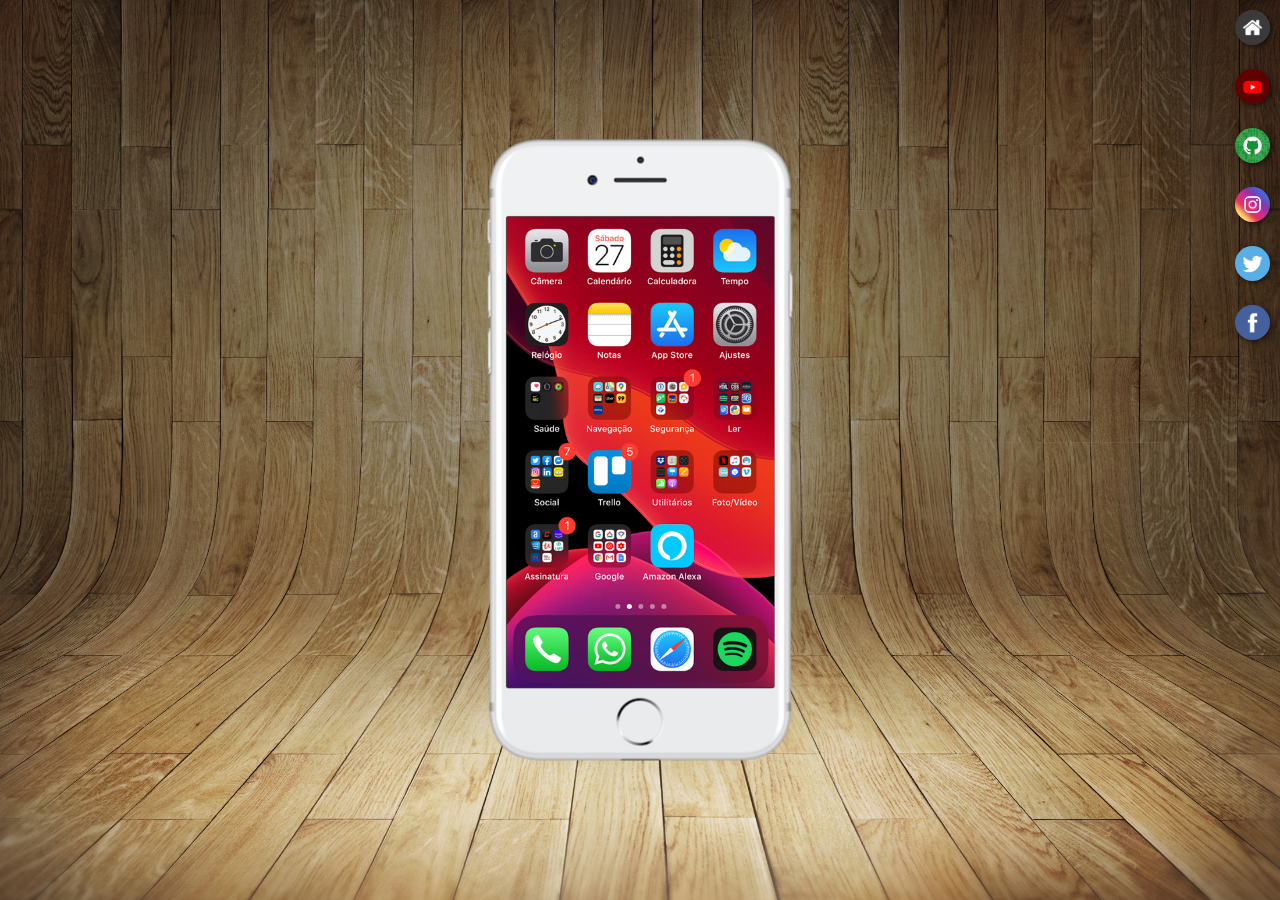
<file: index.html>
<!DOCTYPE html>
<html lang="pt-br">
<head>
    <meta charset="UTF-8">
    <meta http-equiv="X-UA-Compatible" content="IE=edge">
    <meta name="viewport" content="width=device-width, initial-scale=1.0">
    <link rel="shortcut icon" href="favicon.ico" type="image/x-icon">
    <title>Projeto redes sociais</title>
    <link rel="stylesheet" href="estilos/style.css">
</head>
<body>
    <main>
        <section id="telefone">
<iframe src="home.html" name="tela" id="tela" frameborder="0">
    Seu navegador não é compatível com esta tecnologia.
</iframe>
        </section>
        <section id="redes-sociais">
<a href="home.html" target="tela"><img src="imagens/logo-home.jpg" alt="home"></a><br>
<a href="youtube.html" target="tela"><img src="imagens/logo-youtube.jpg" alt="youtube"></a><br>
<a href="github.html" target="tela"><img src="imagens/logo-github.jpg" alt="github"></a><br>
<a href="instagram.html" target="tela"><img src="imagens/logo-instagram.jpg" alt="instagram"><a><br>
<a href="twitter.html" target="tela"><img src="imagens/logo-twitter.jpg" alt="twitter"></a><br>
<a href="facebook.html" target="tela"><img src="imagens/logo-facebook.jpg" alt="facebook"></a><br>

        </section>
    </main>
</body>
</html>
</file>
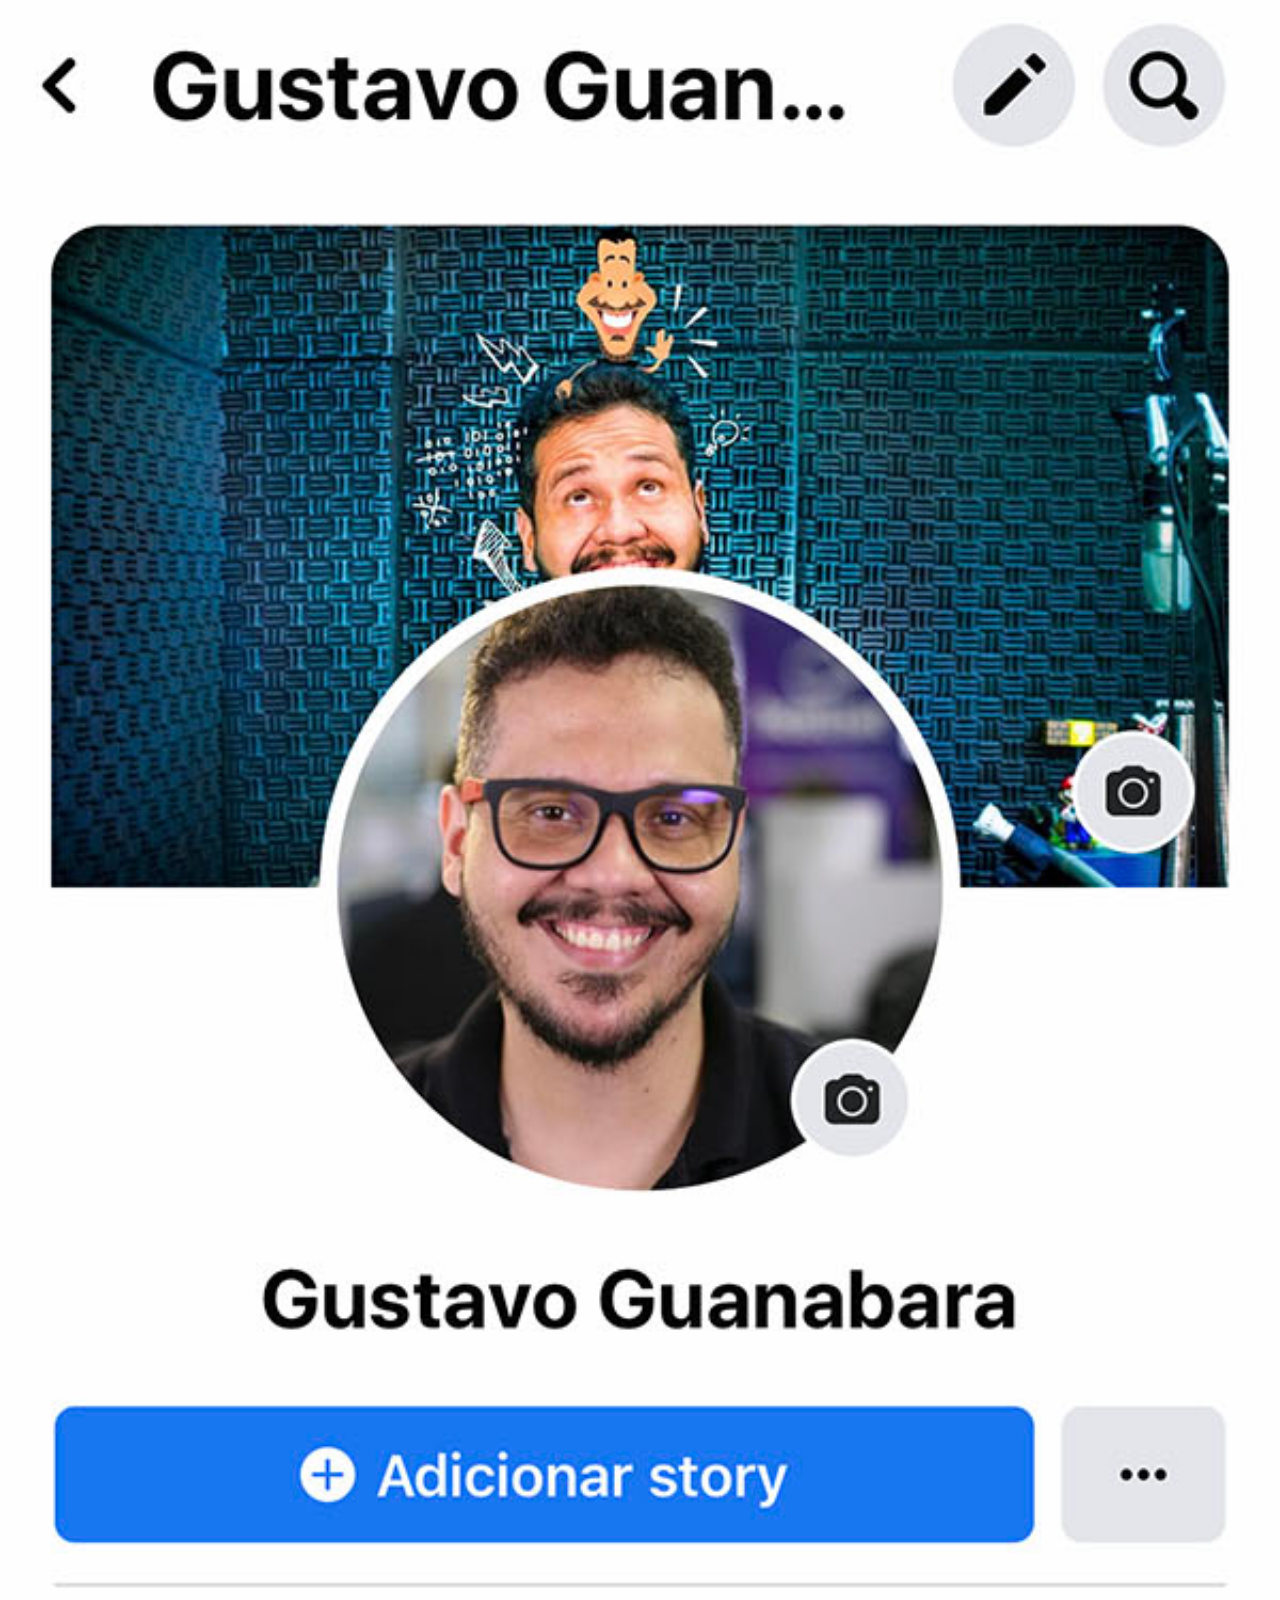
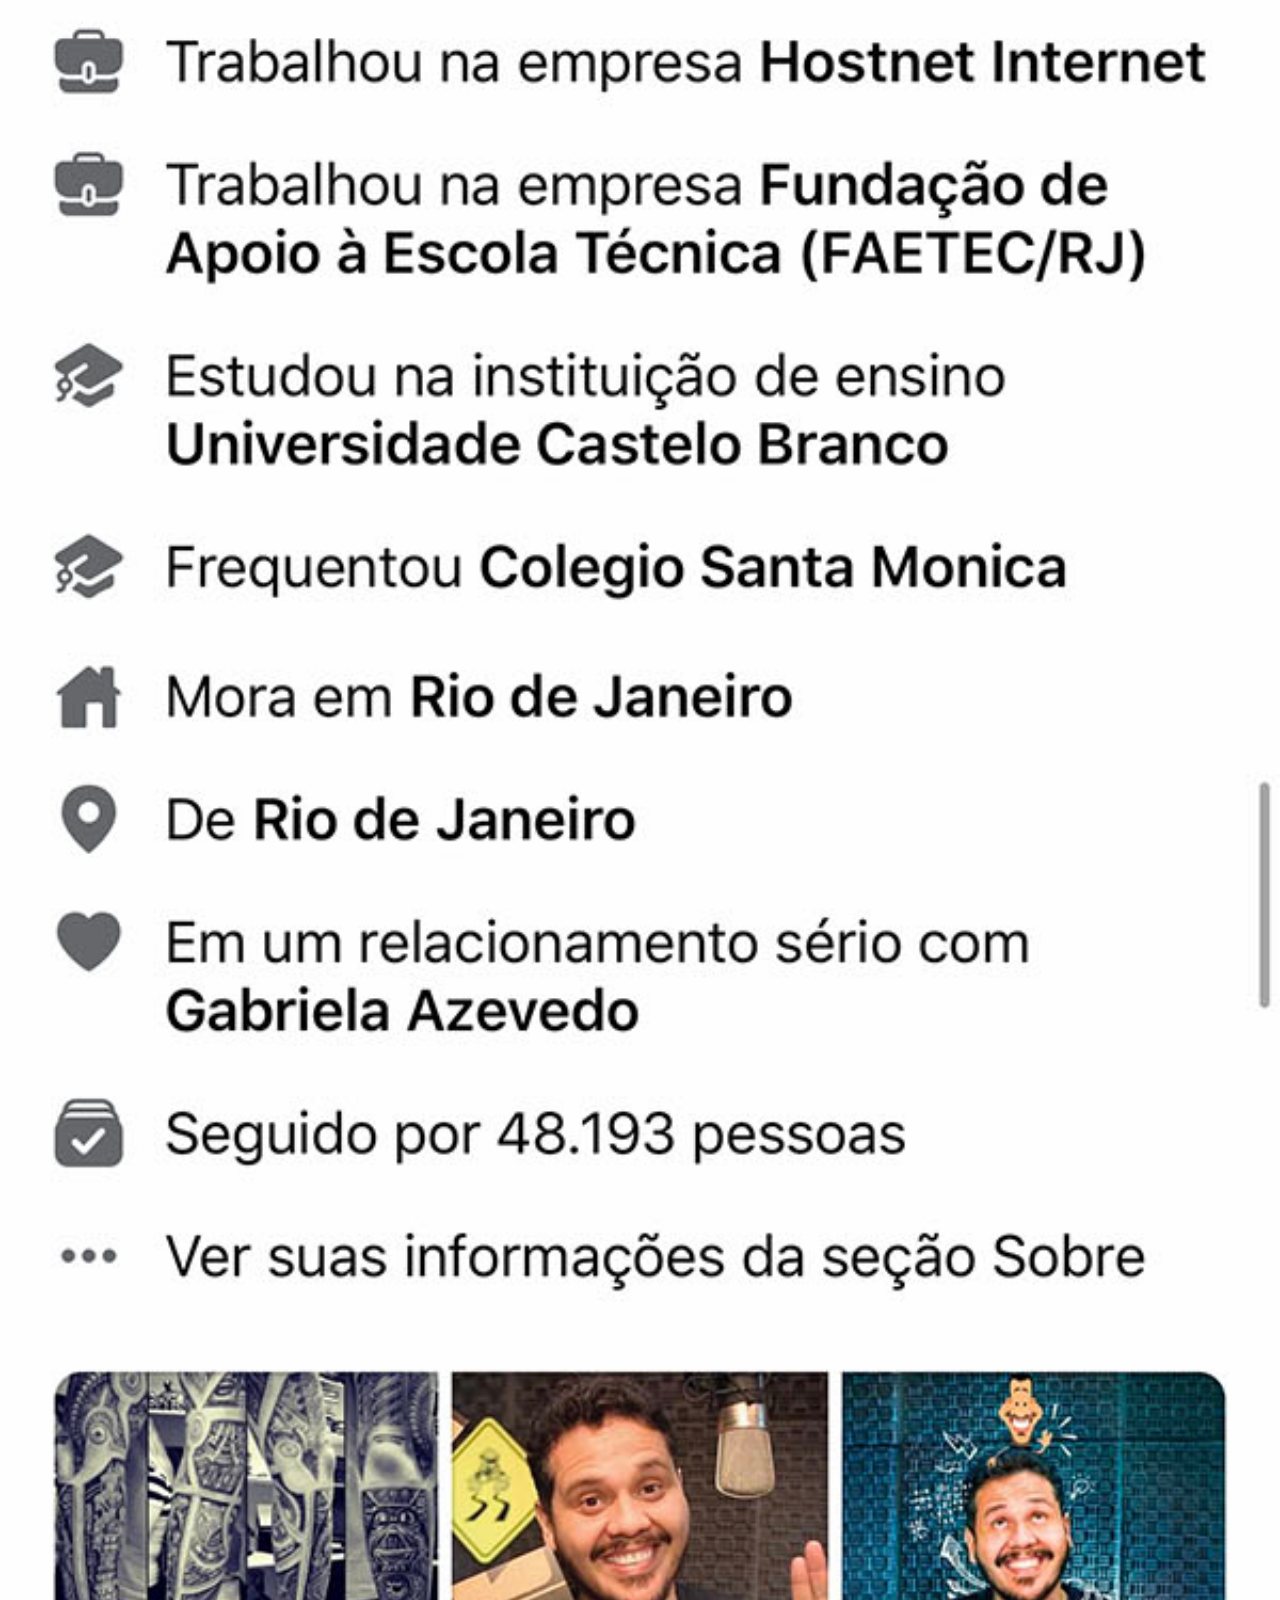
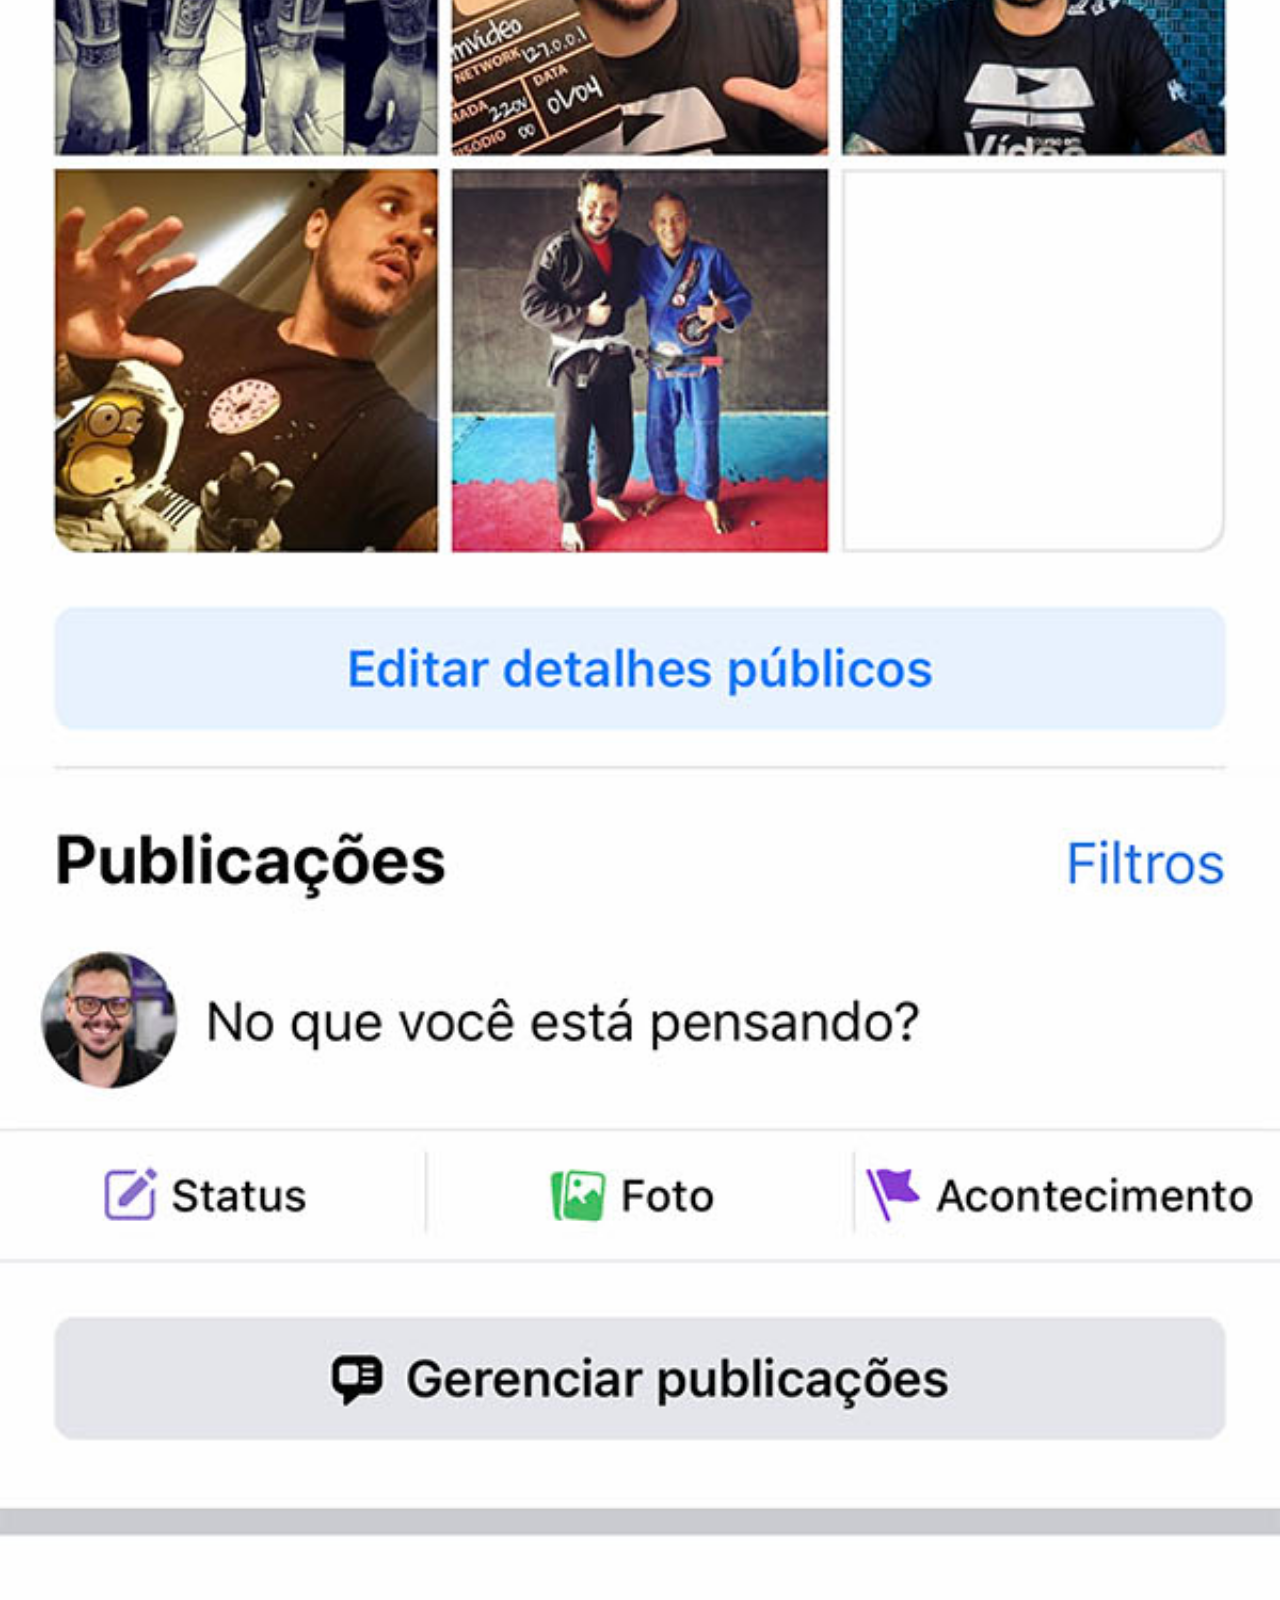
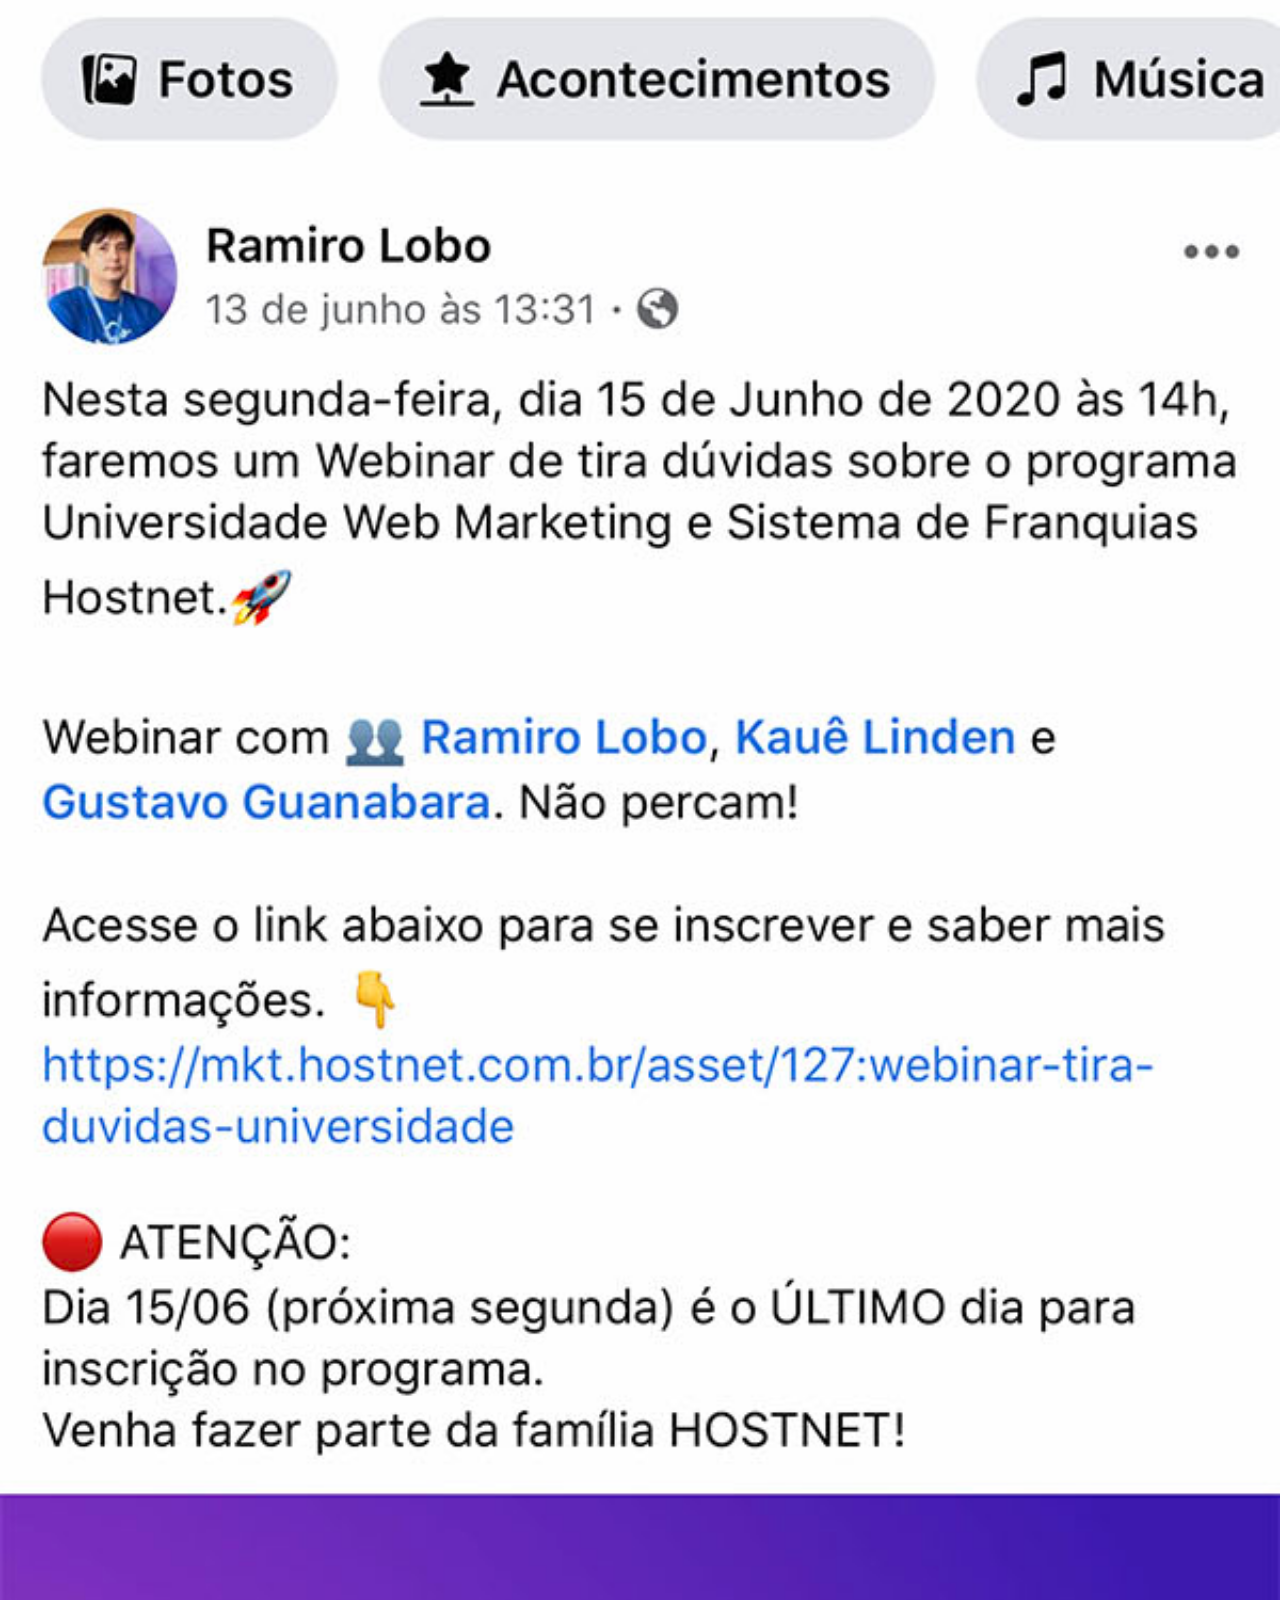
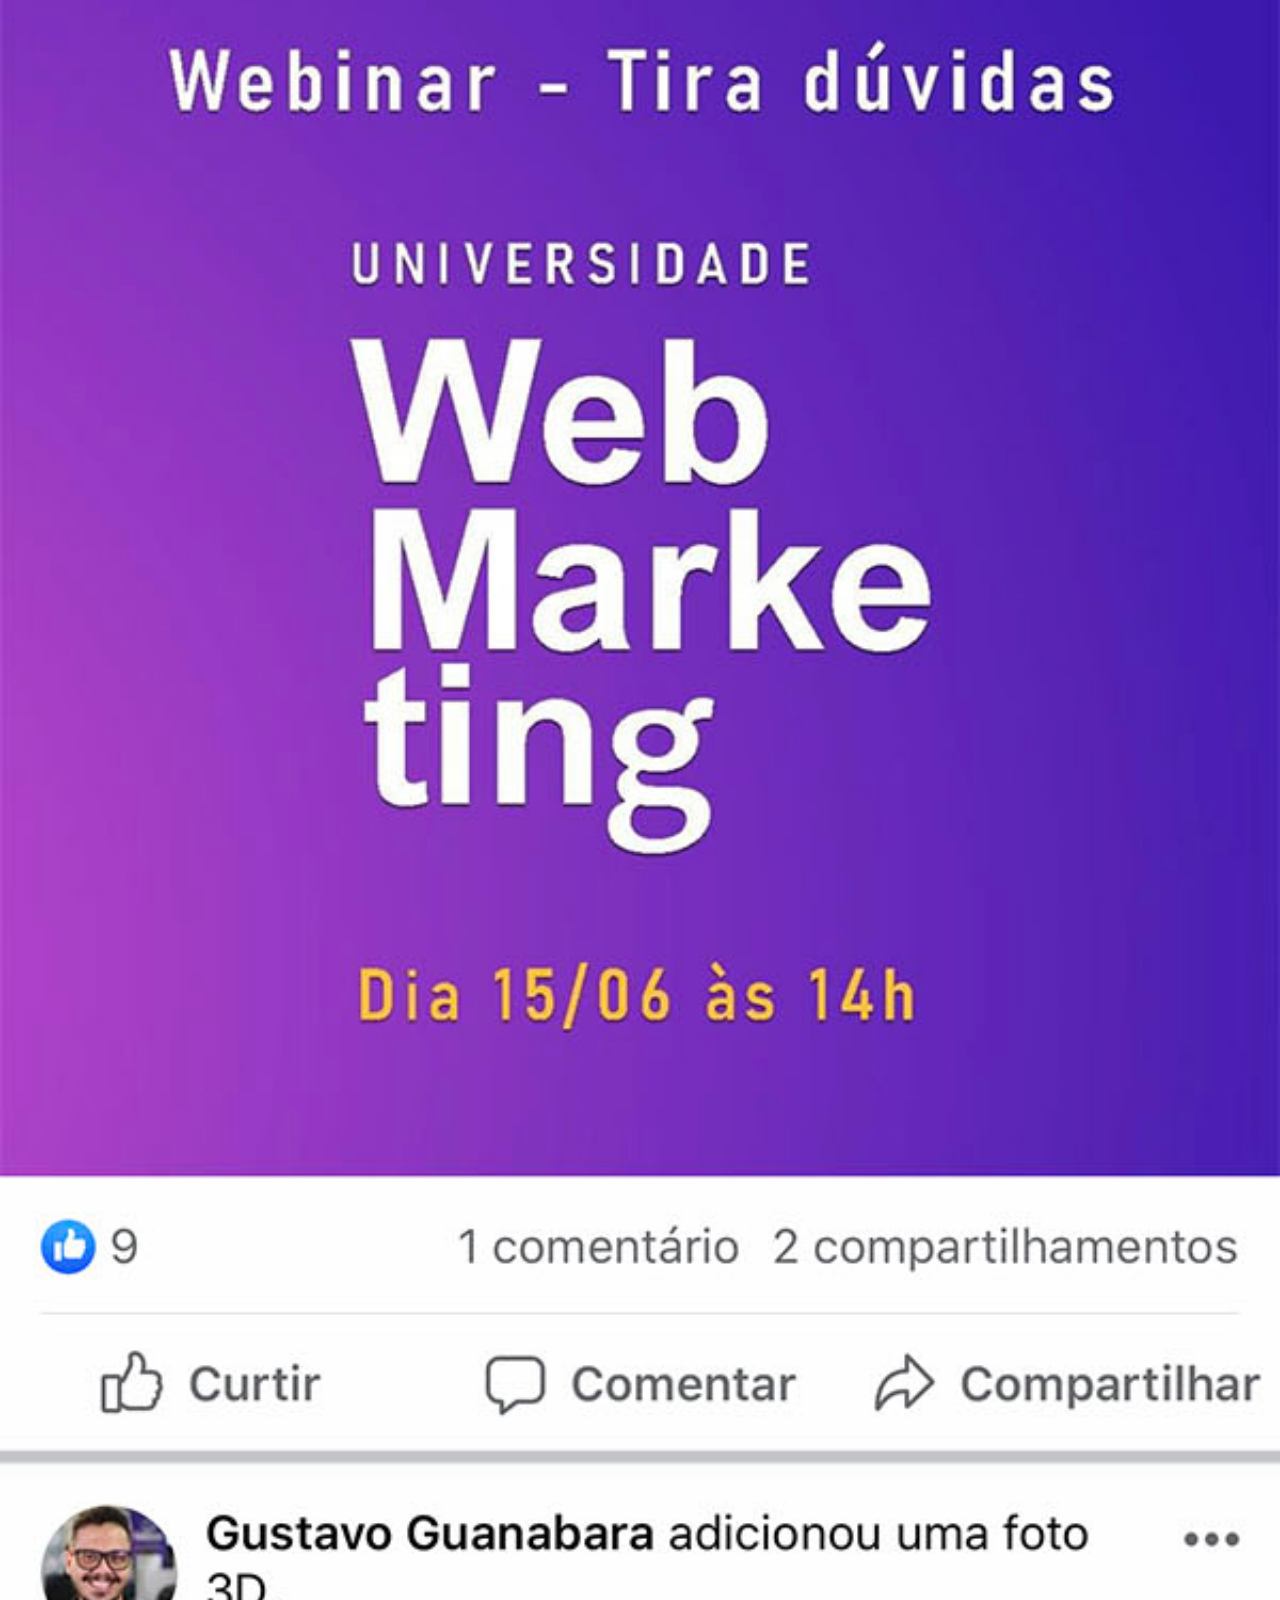
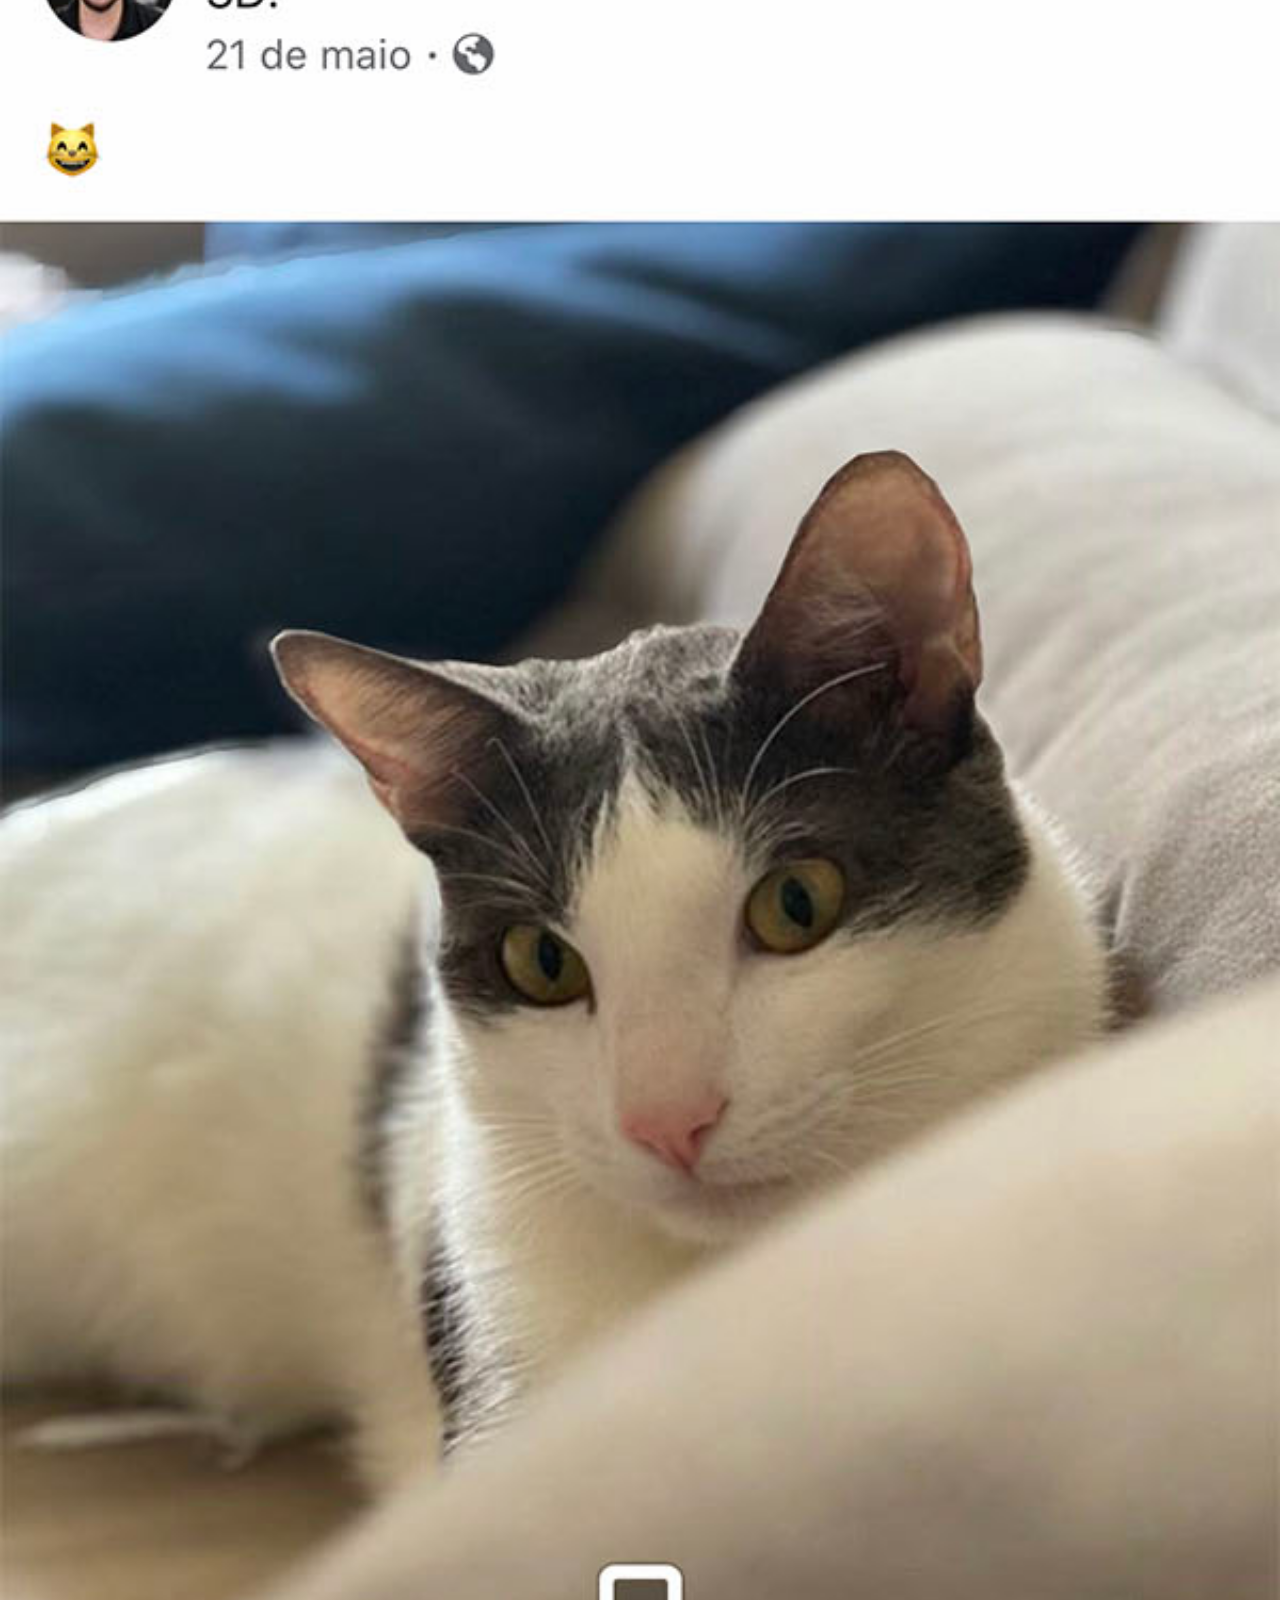
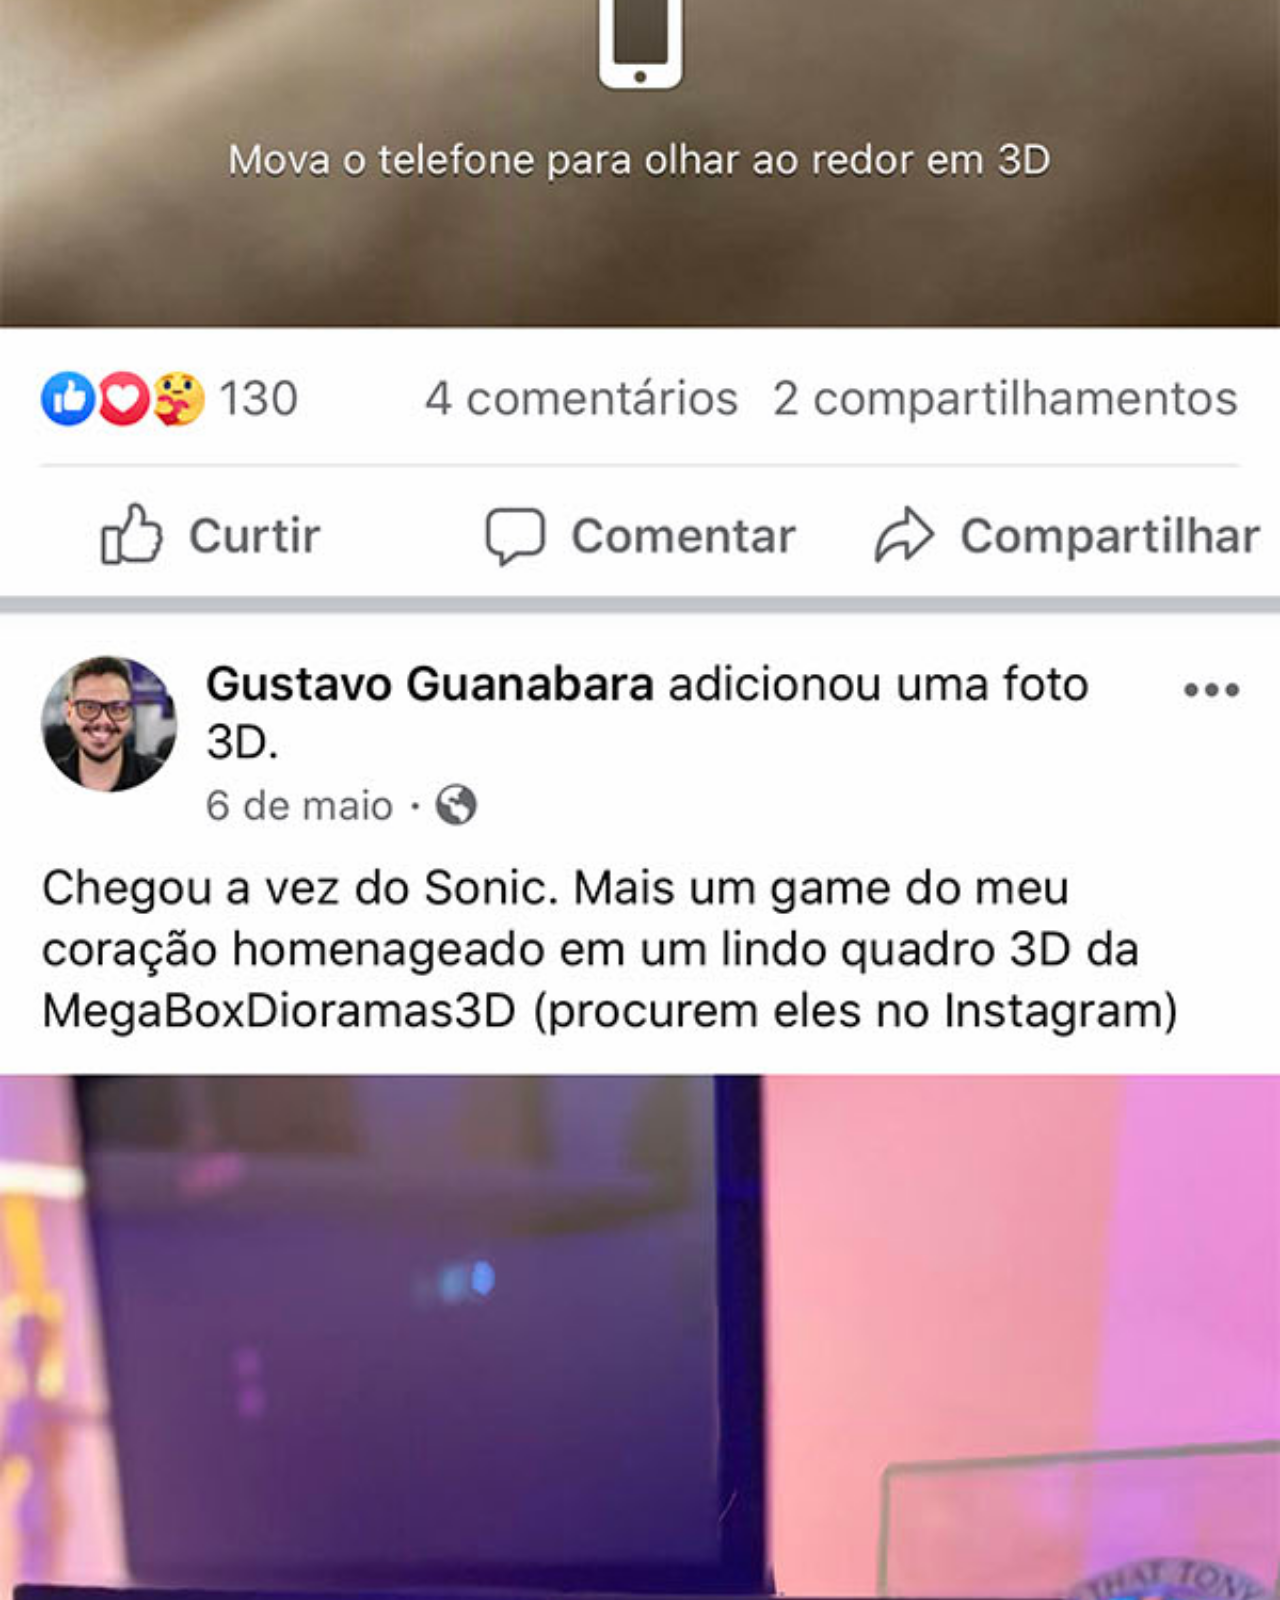
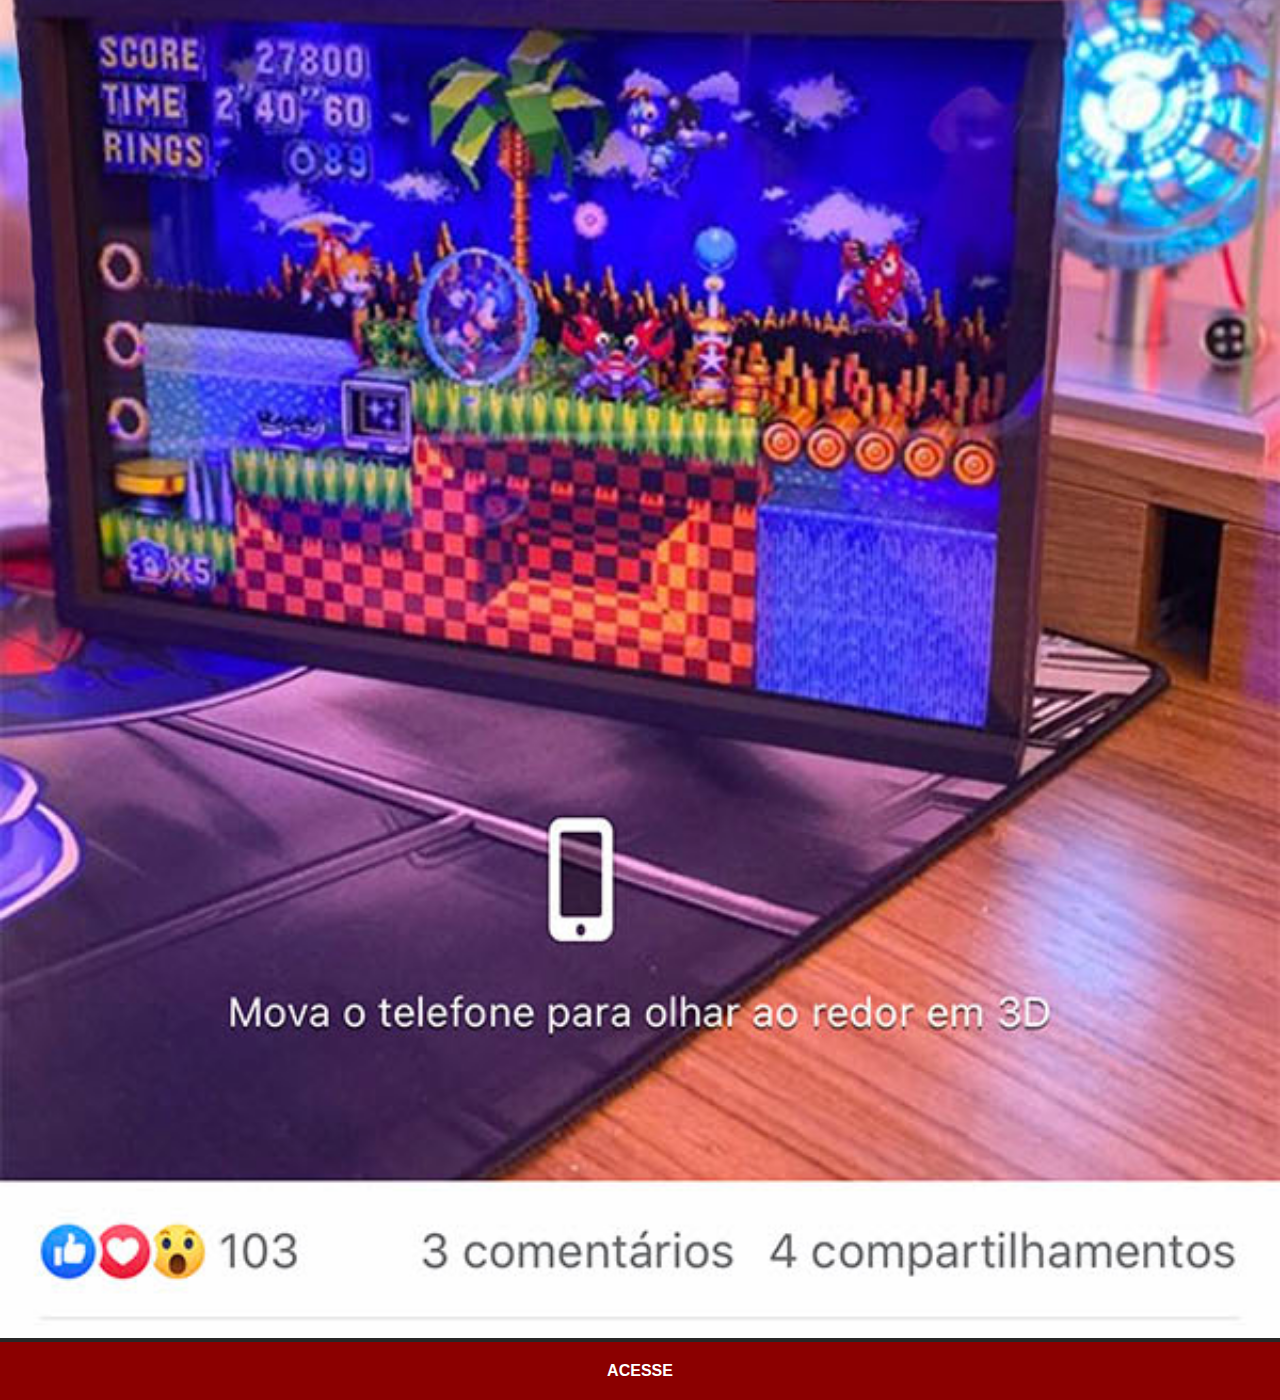
<file: facebook.html>
<!DOCTYPE html>
<html lang="pt-br">
<head>
    <meta charset="UTF-8">
    <meta http-equiv="X-UA-Compatible" content="IE=edge">
    <meta name="viewport" content="width=device-width, initial-scale=1.0">
    <title>Facebook</title>
    <link rel="stylesheet" href="estilos/social.css">
</head>
<body>
    <img src="imagens/tela-facebook.jpg" alt="facebook">
    <a href="https://www.facebook.com/gustavoguanabara" target="_blank">ACESSE</a>
</body>
</html>
</file>
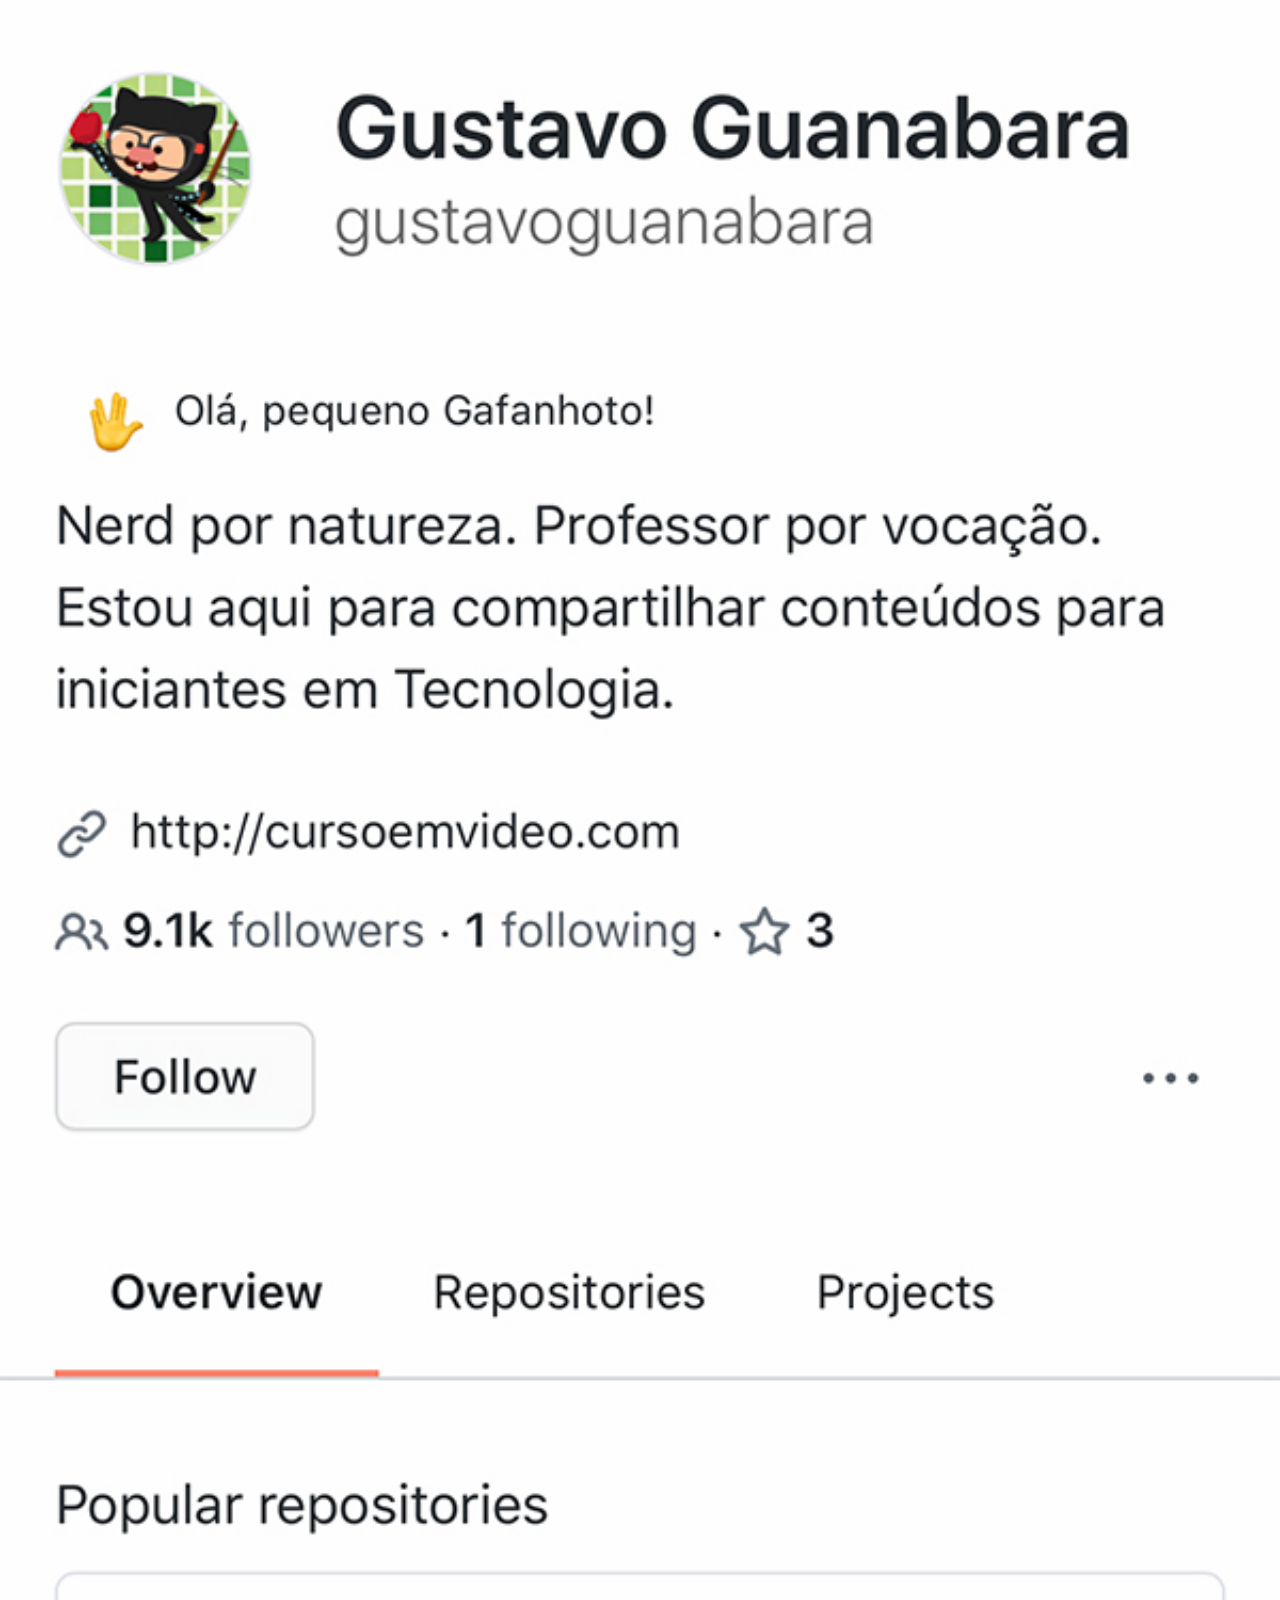
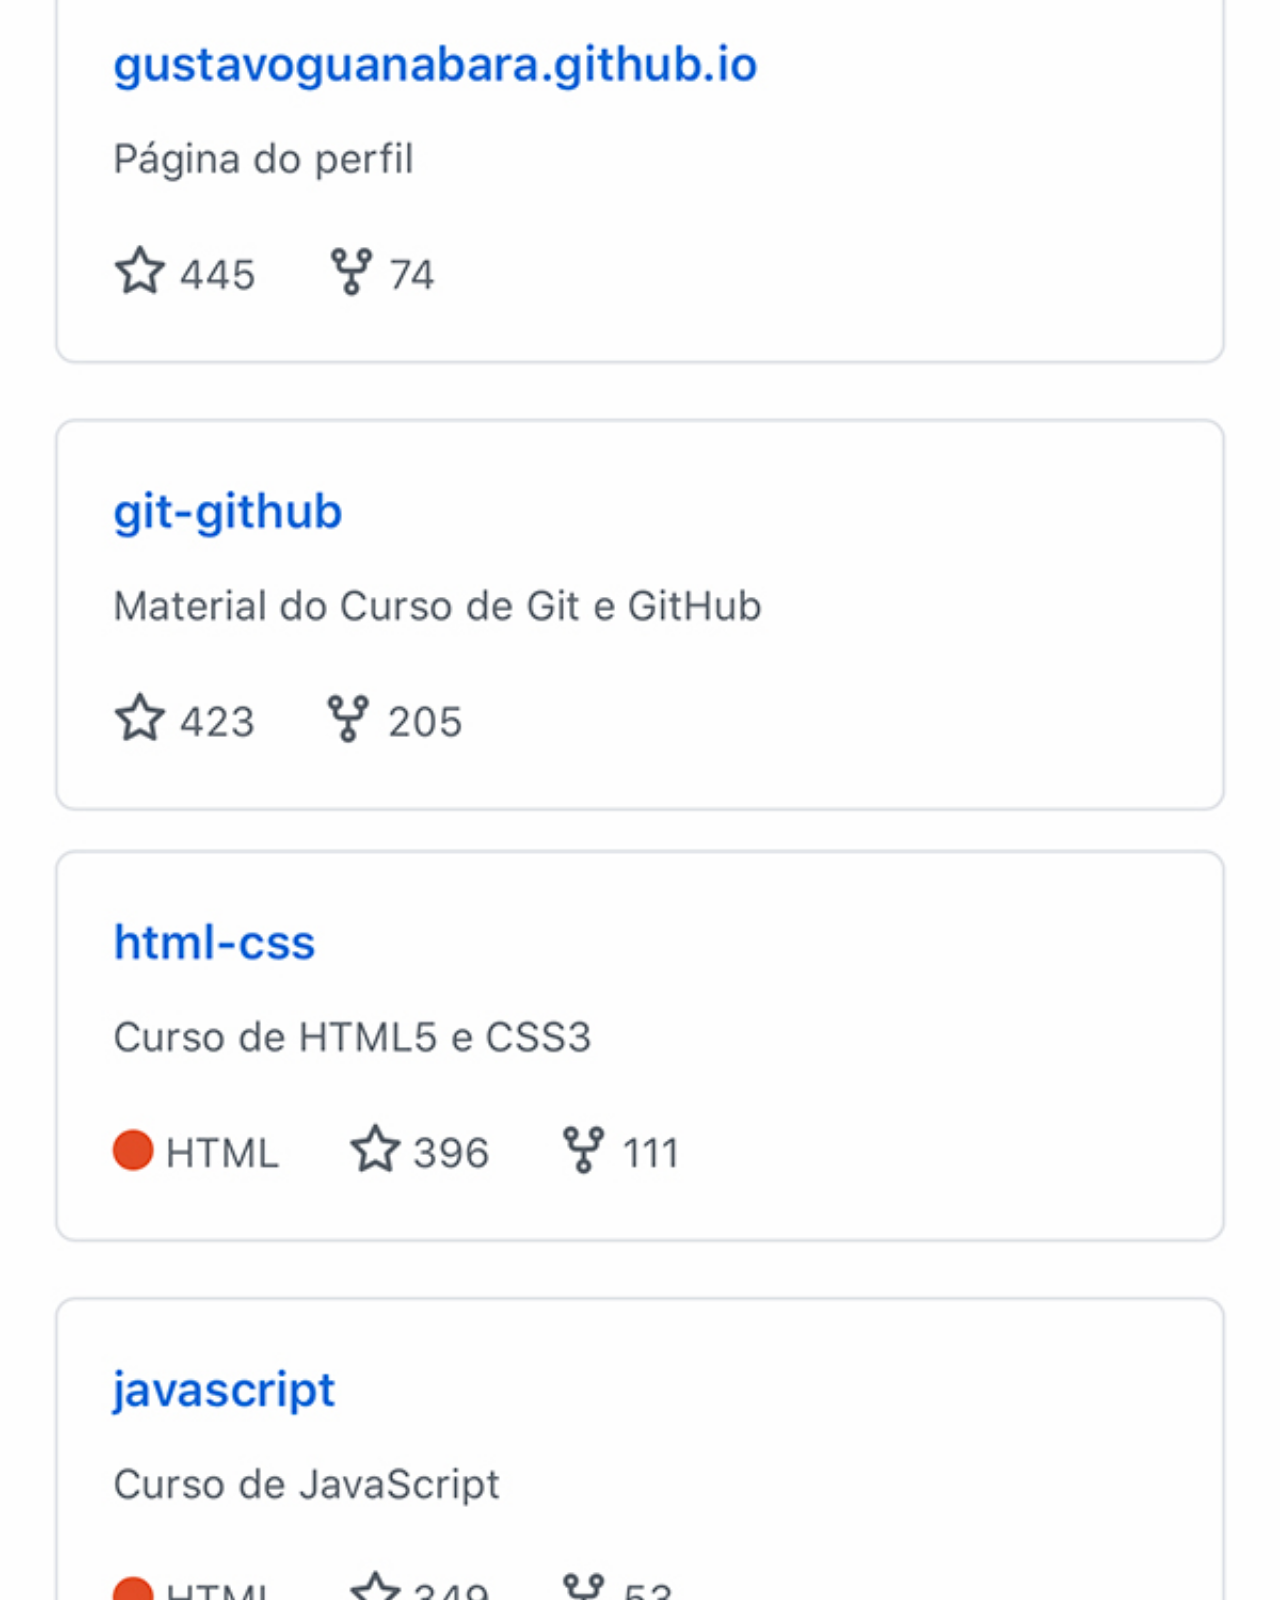
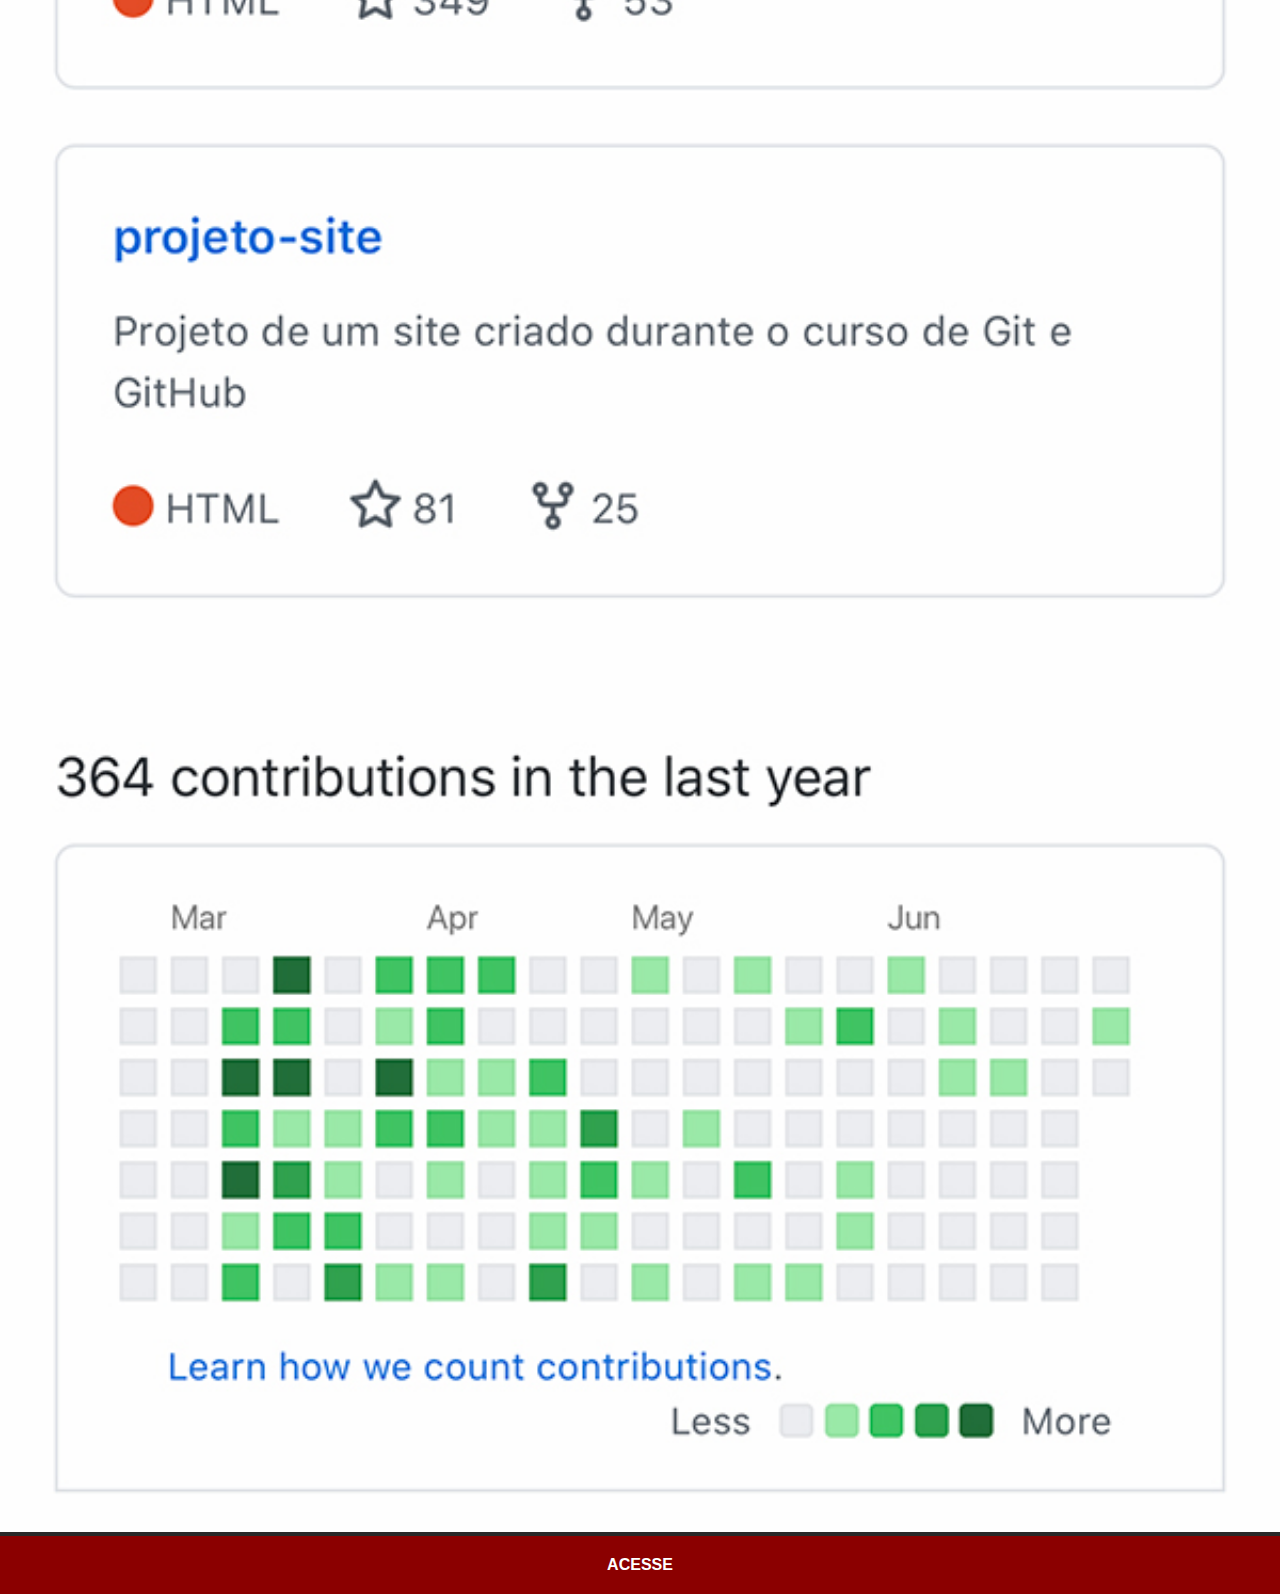
<file: github.html>
<!DOCTYPE html>
<html lang="pt-br">
<head>
    <meta charset="UTF-8">
    <meta http-equiv="X-UA-Compatible" content="IE=edge">
    <meta name="viewport" content="width=device-width, initial-scale=1.0">
    <link rel="stylesheet" href="estilos/social.css">
    <title>GitHub</title>
</head>
<body>
    <img src="imagens/tela-github.jpg" alt="github">
    <a href="https://github.com/gustavoguanabara" target="_blank">ACESSE</a>
</body>
</html>
</file>
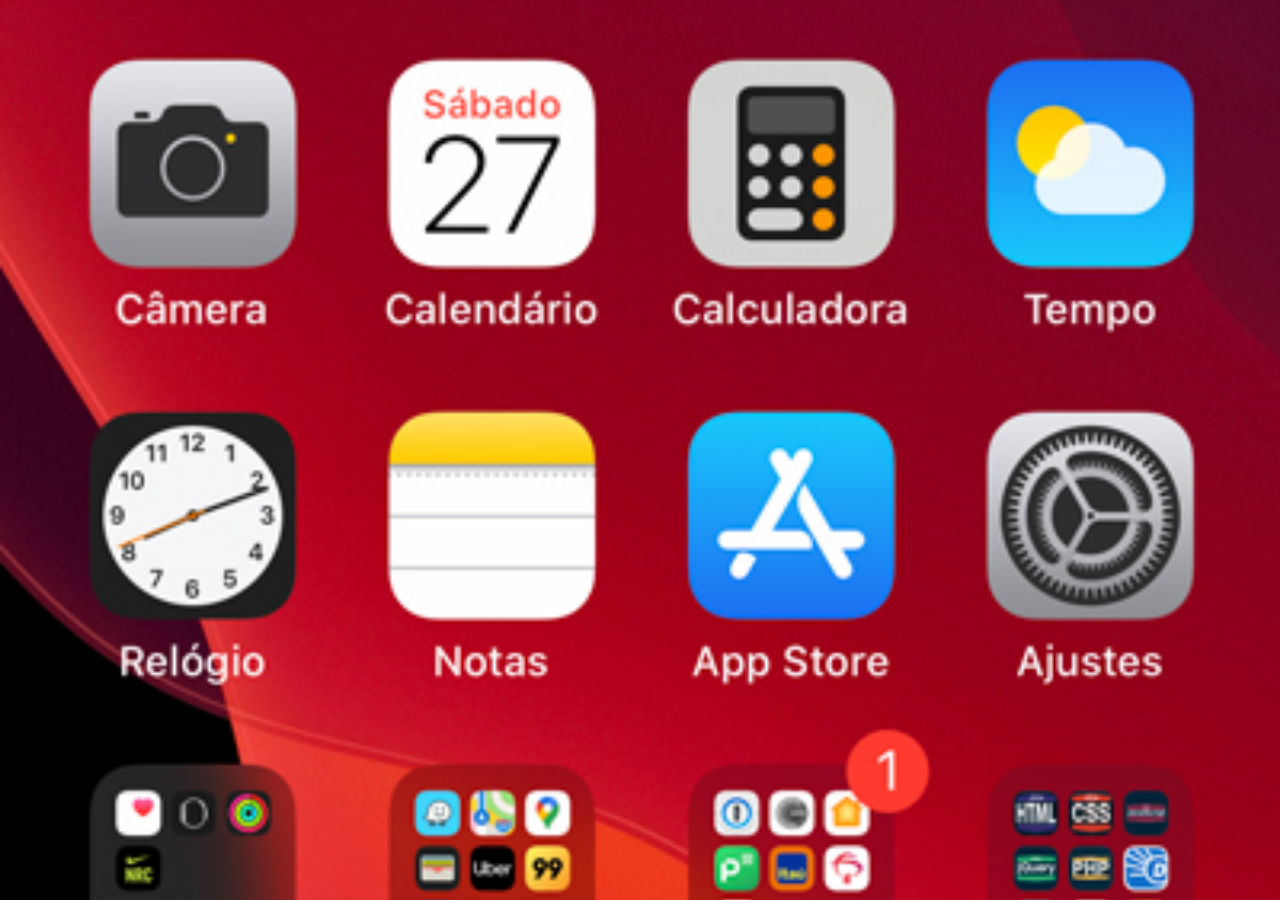
<file: home.html>
<!DOCTYPE html>
<html lang="pt-br">
<head>
    <meta charset="UTF-8">
    <meta http-equiv="X-UA-Compatible" content="IE=edge">
    <meta name="viewport" content="width=device-width, initial-scale=1.0">
    <title>Home</title>
</head>
<style>
    * {
        margin: 0px;
       padding: 0px;

     }

    body {
        width: 100vw;
        height: 100vh;
        background: black url('imagens/tela-home.jpg') no-repeat top center;
        background-size: cover;
    }
</style>
<body>
    
</body>
</html>
</file>
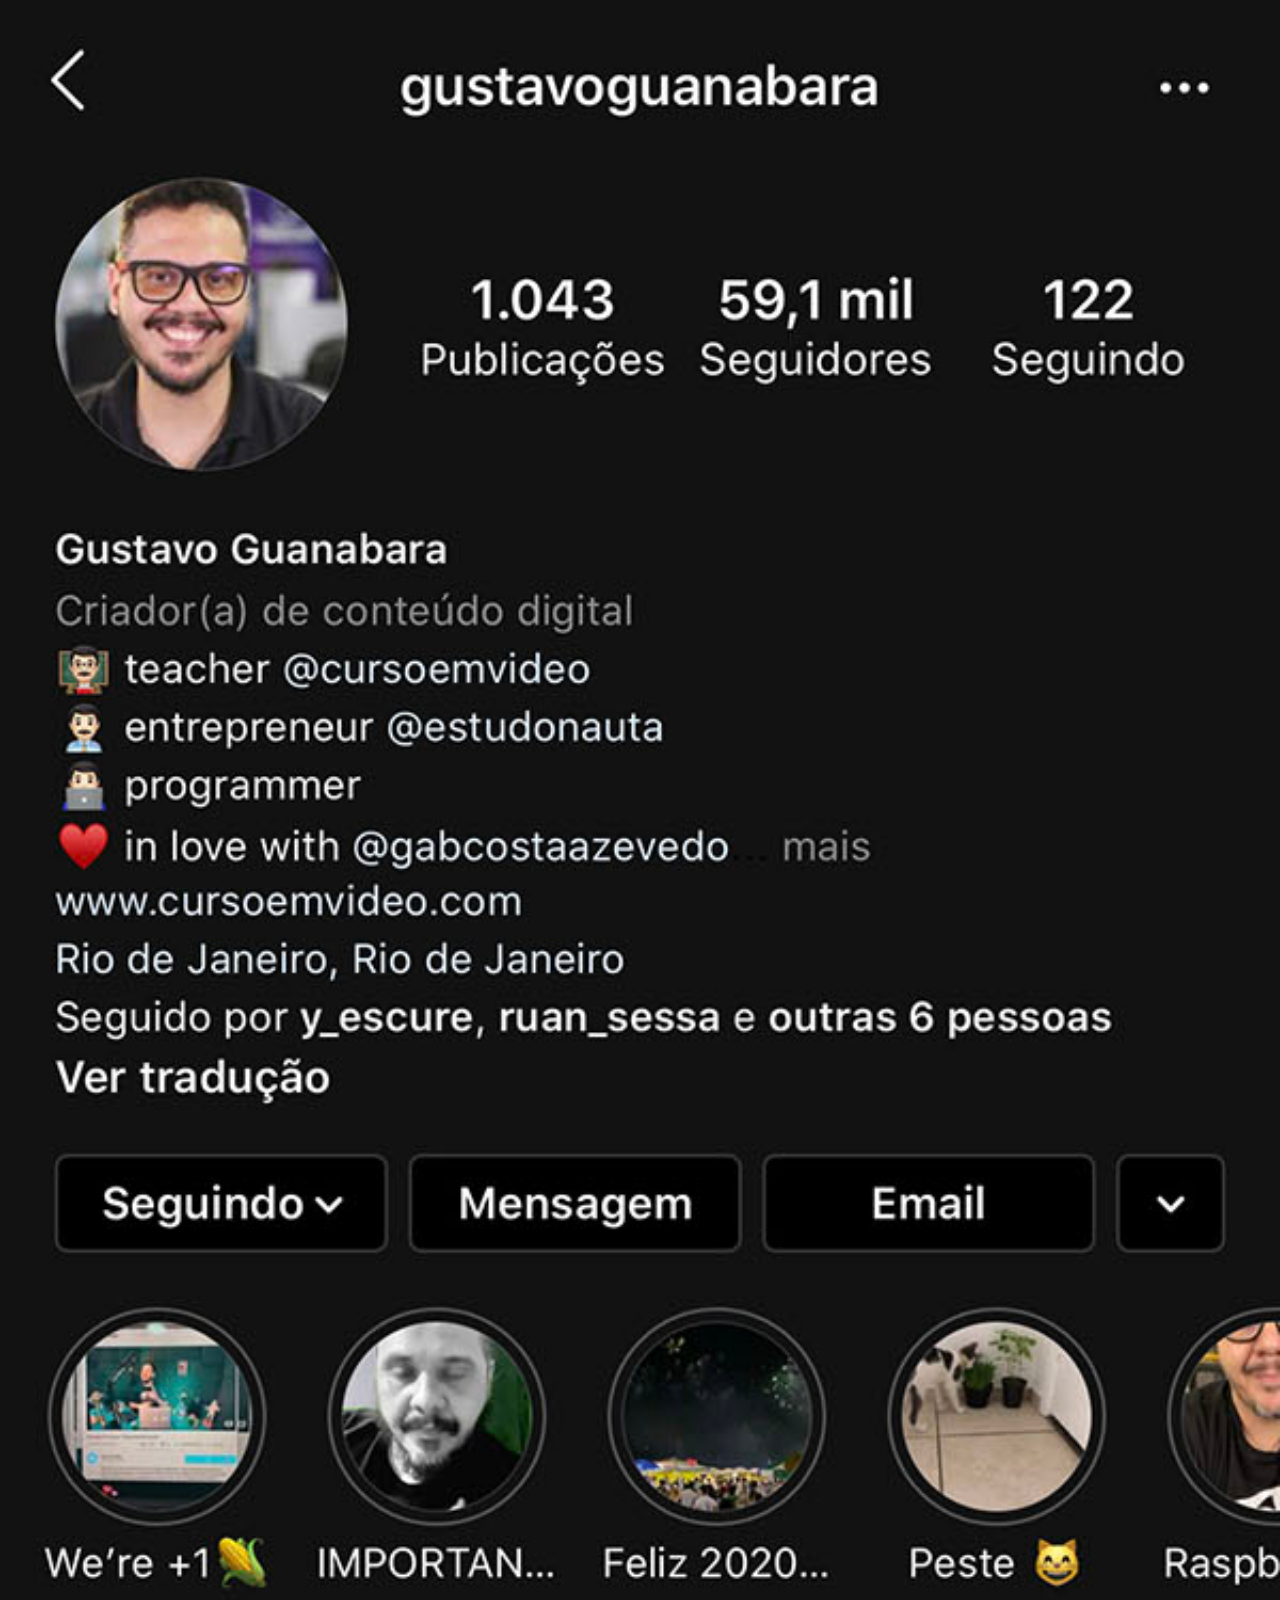
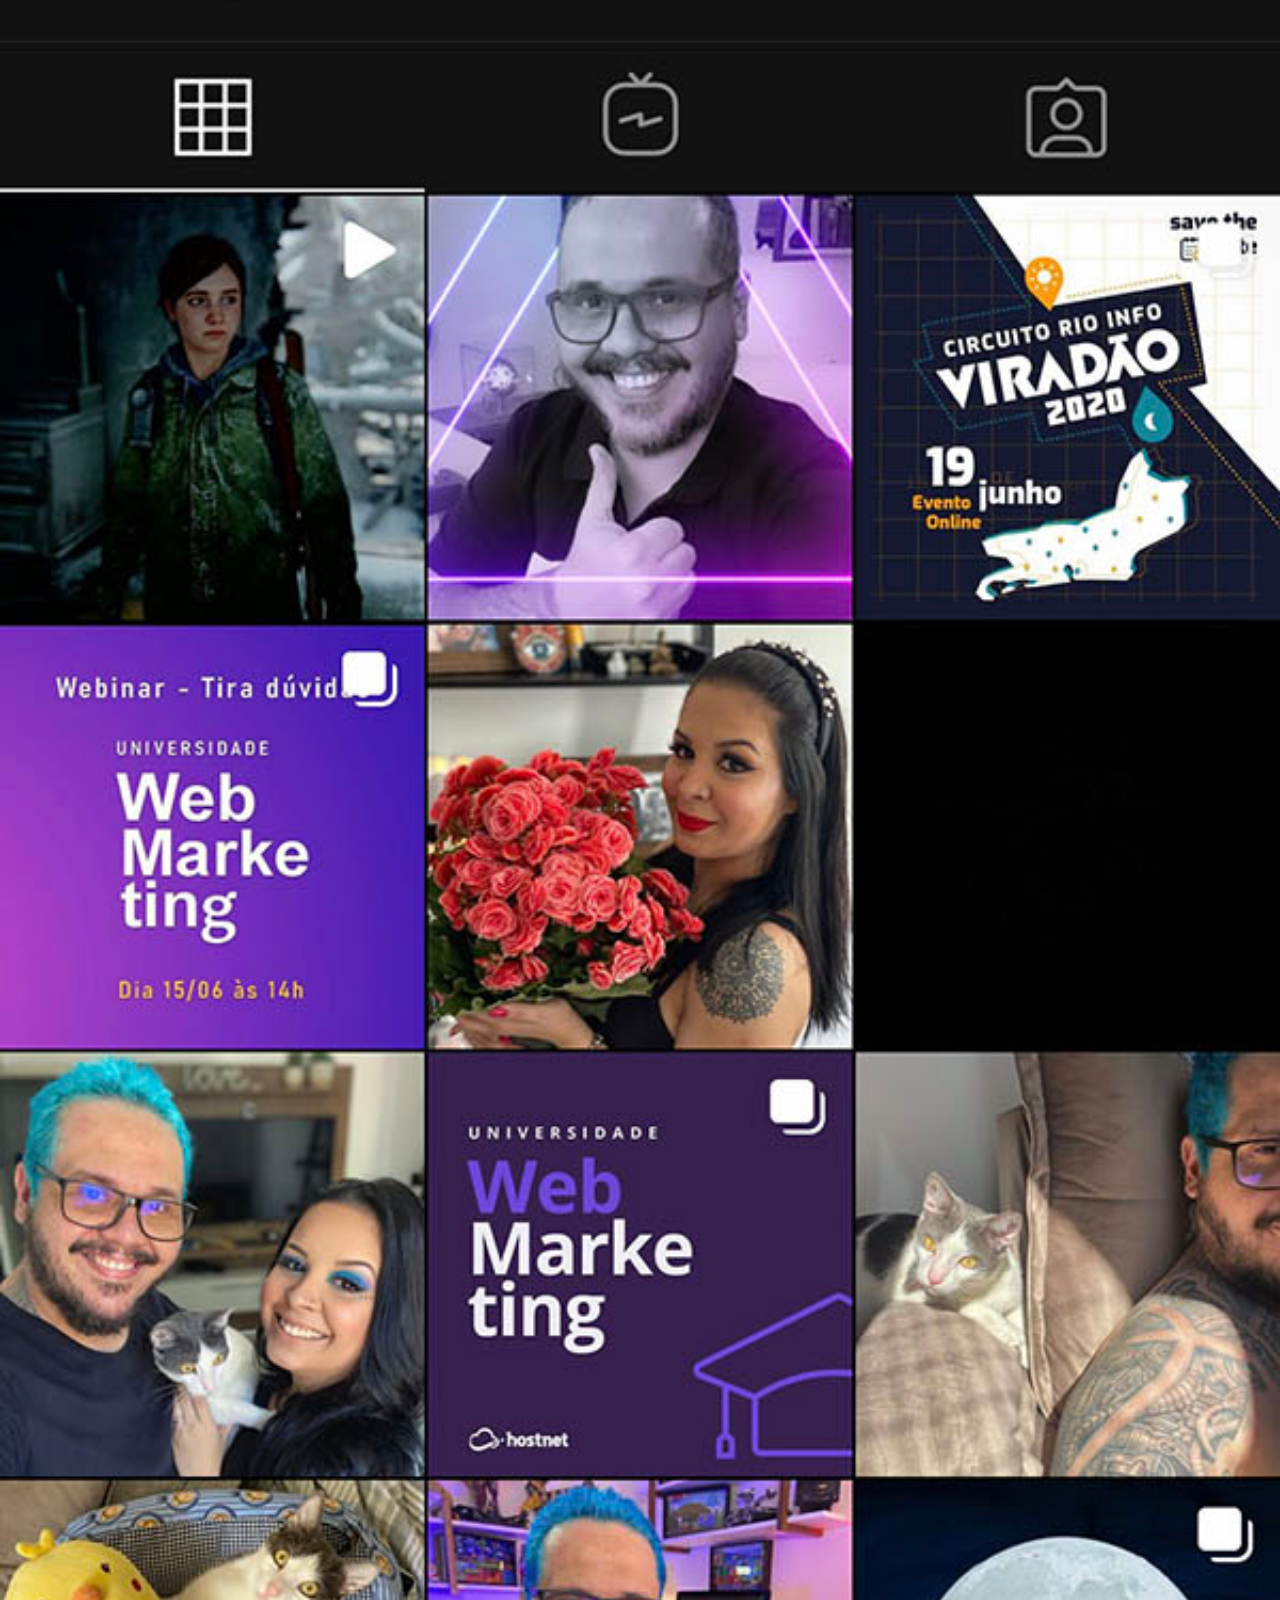
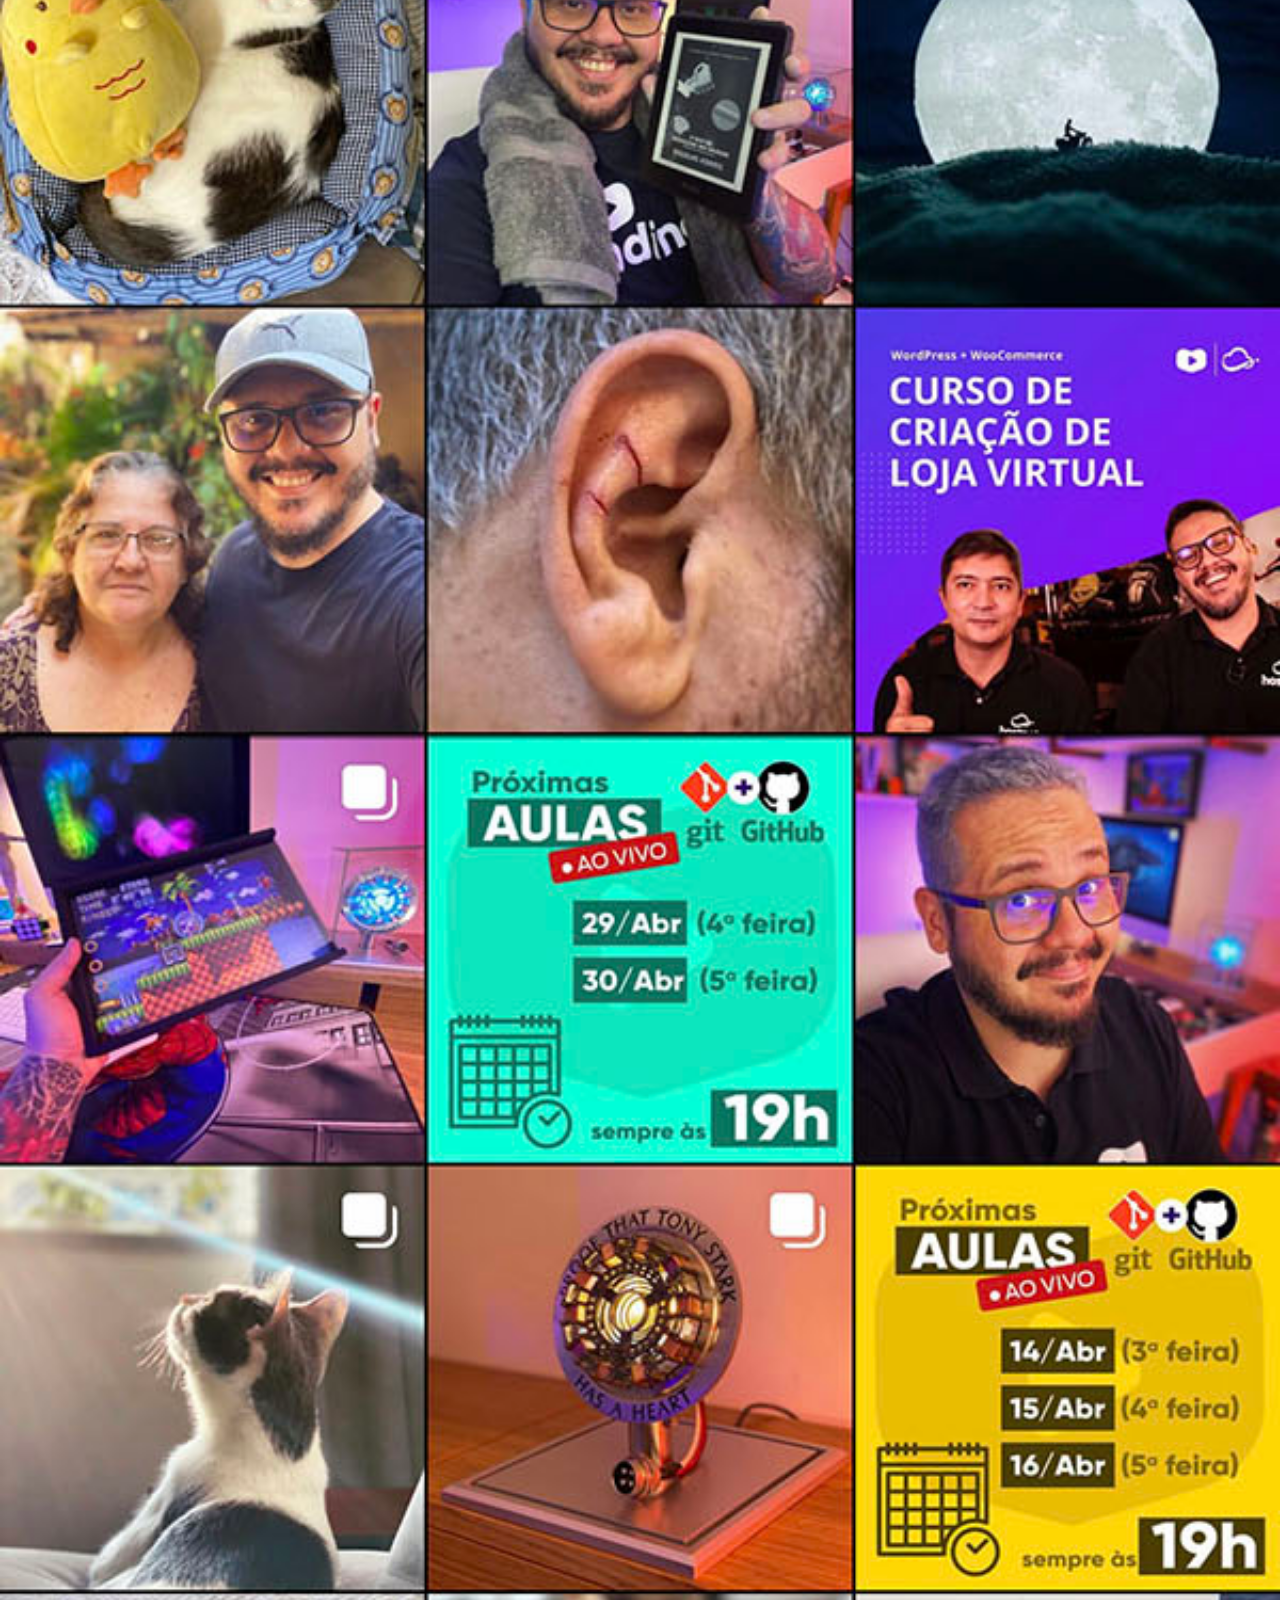
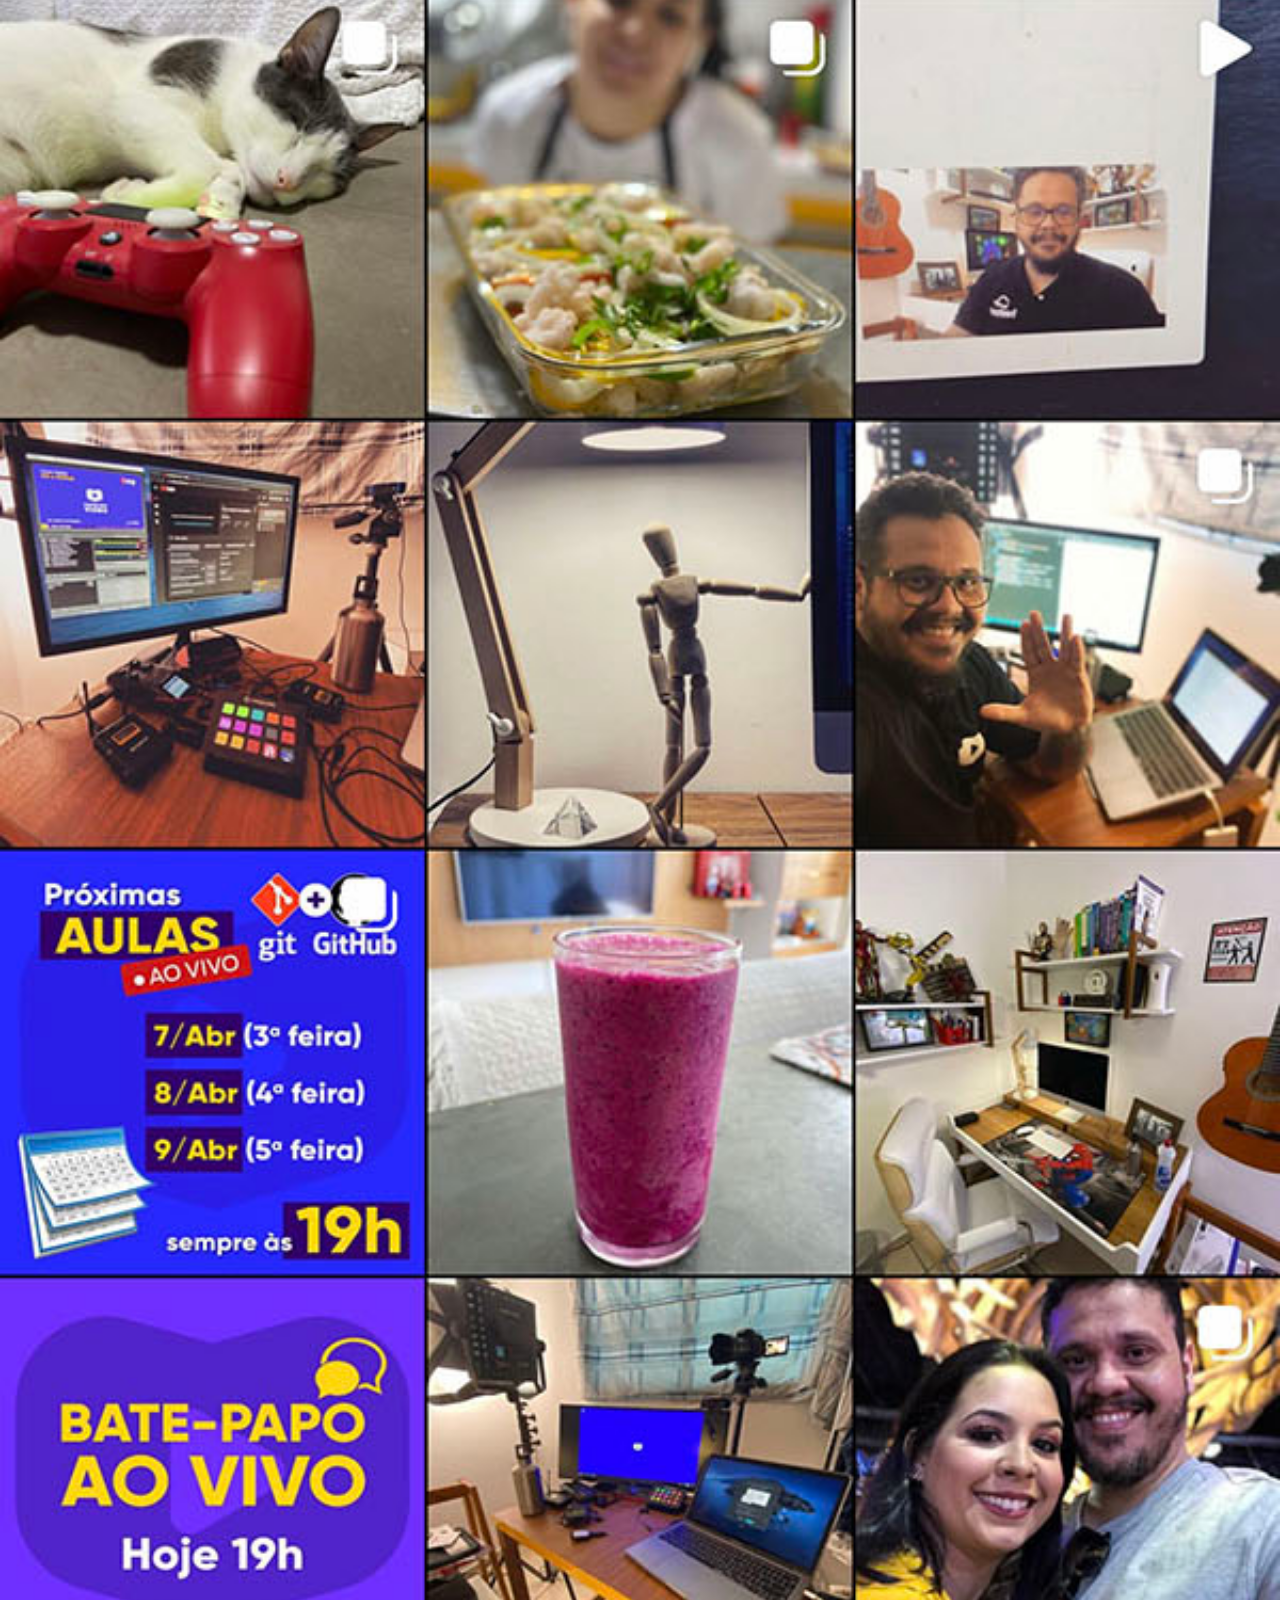
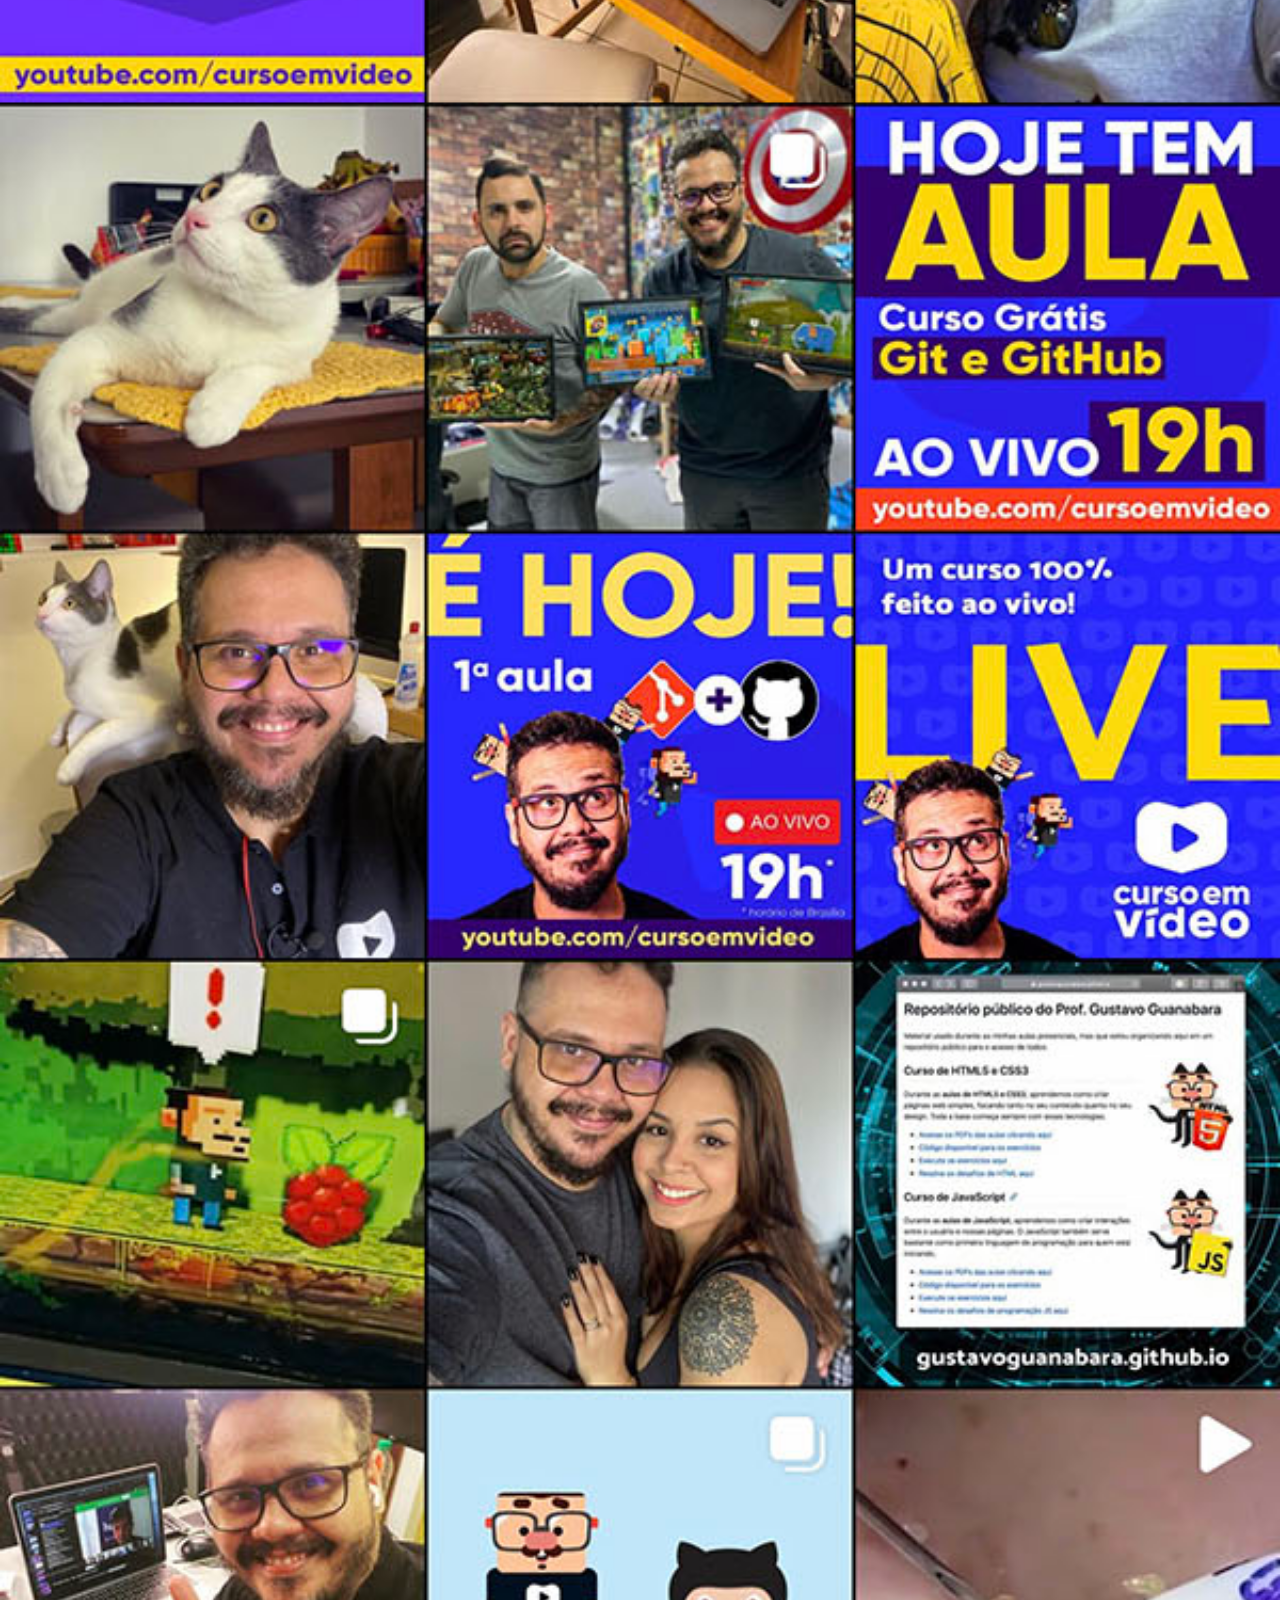
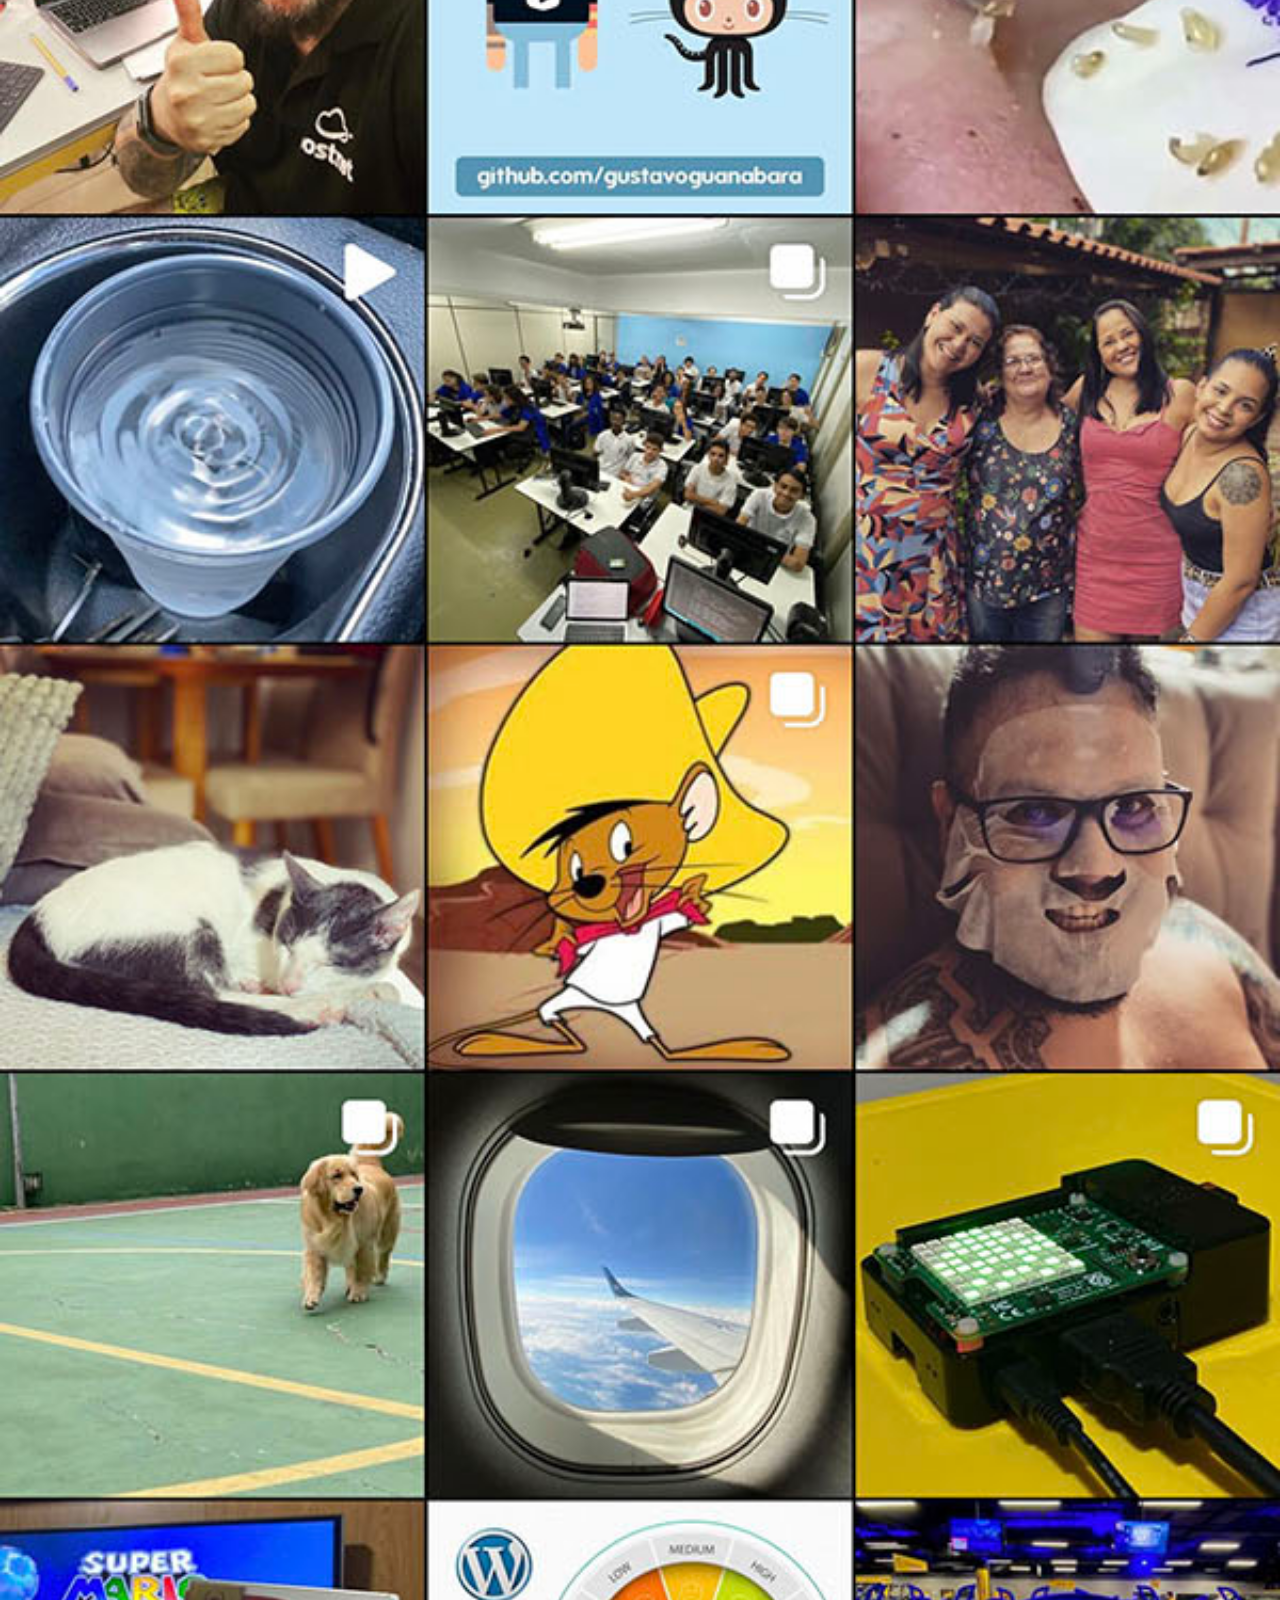
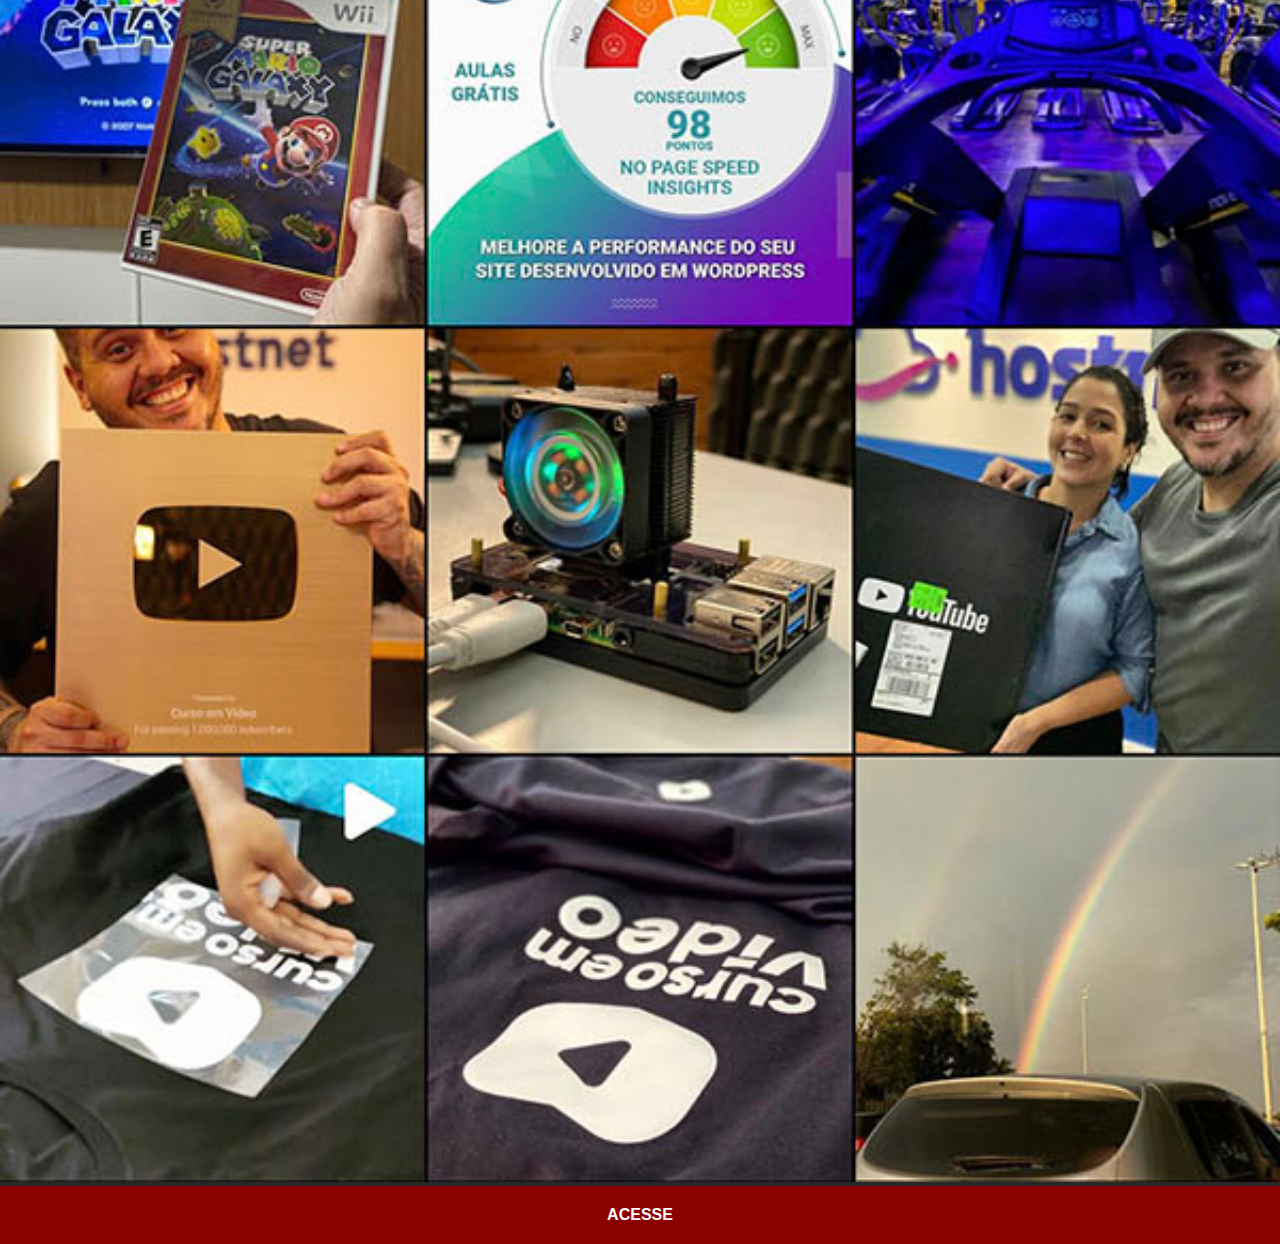
<file: instagram.html>
<!DOCTYPE html>
<html lang="pt-br">
<head>
    <meta charset="UTF-8">
    <meta http-equiv="X-UA-Compatible" content="IE=edge">
    <meta name="viewport" content="width=device-width, initial-scale=1.0">
    <title>Instagram</title>
    <link rel="stylesheet" href="estilos/social.css">
</head>
<body>
    <img src="imagens/tela-instagram.jpg" alt="instagram">
    <a href="https://www.instagram.com/gustavoguanabara/" target="_blank">ACESSE</a>
</body>
</html>
</file>
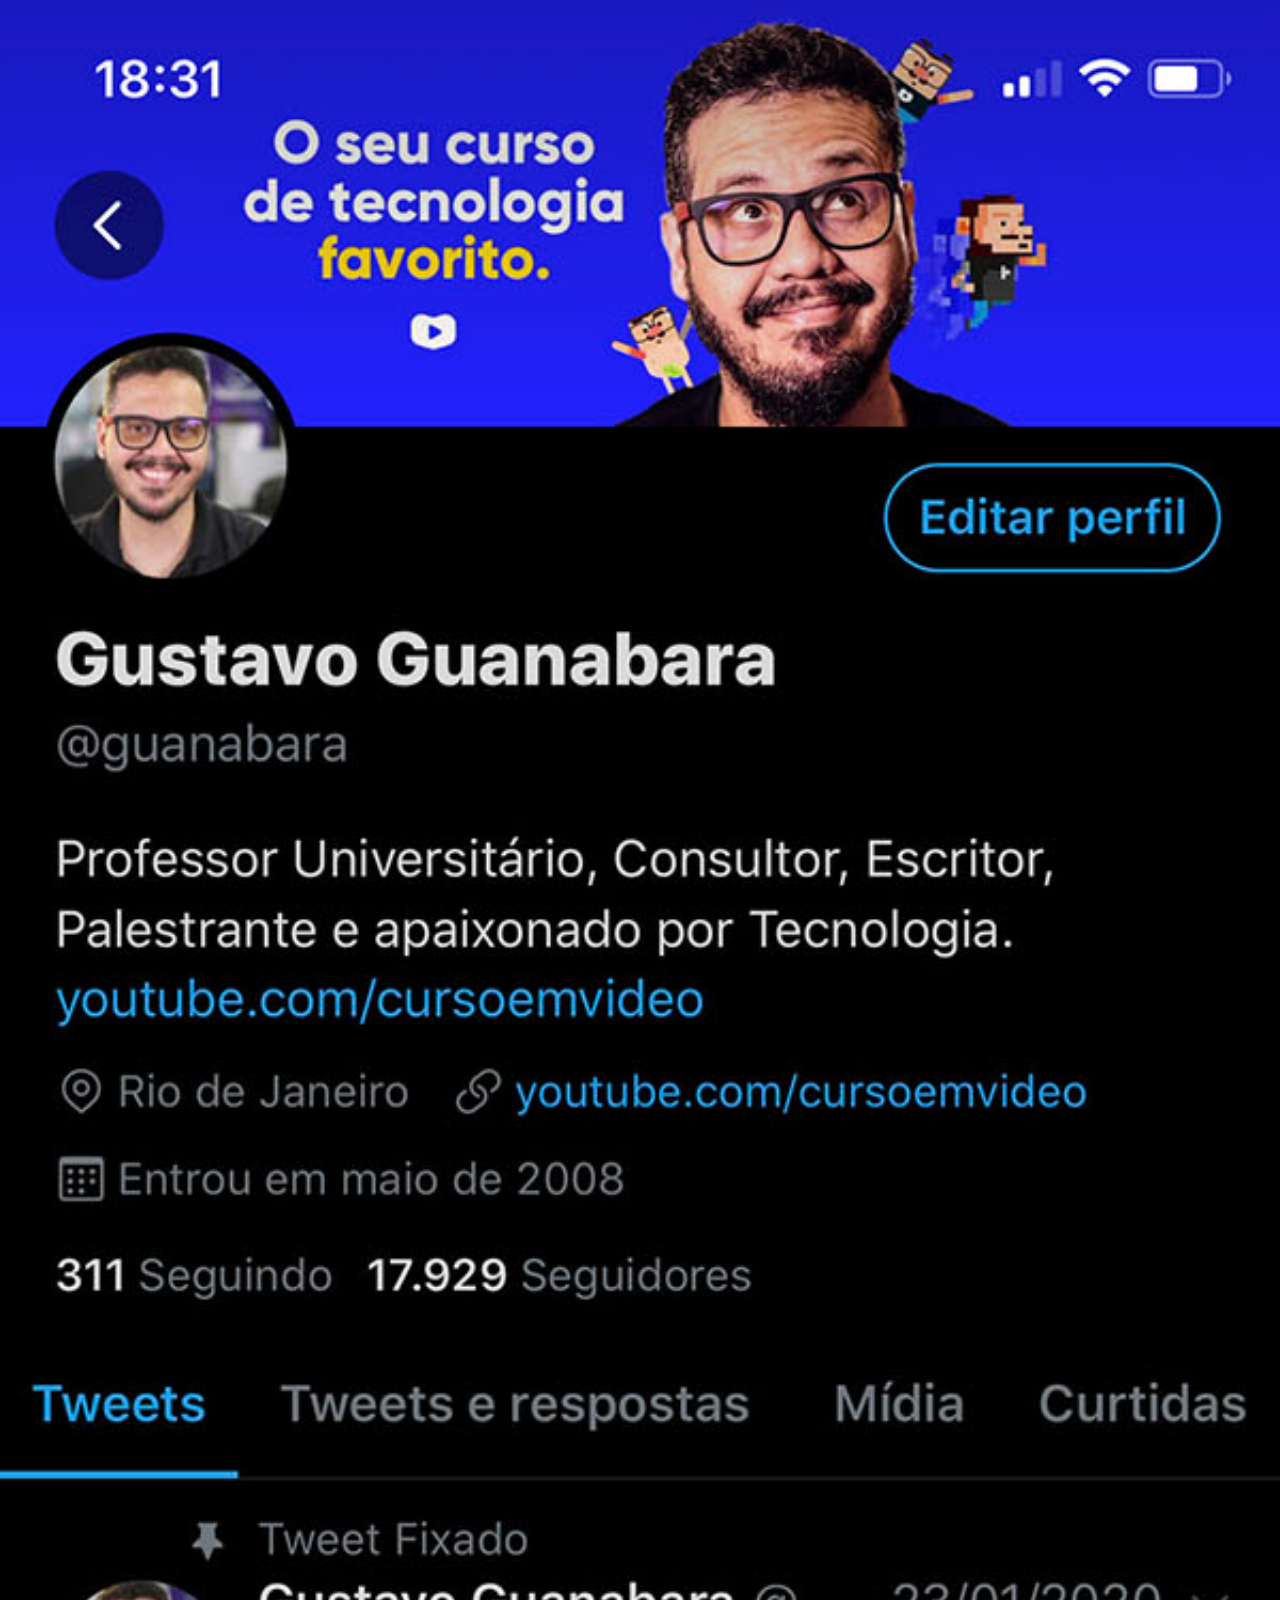
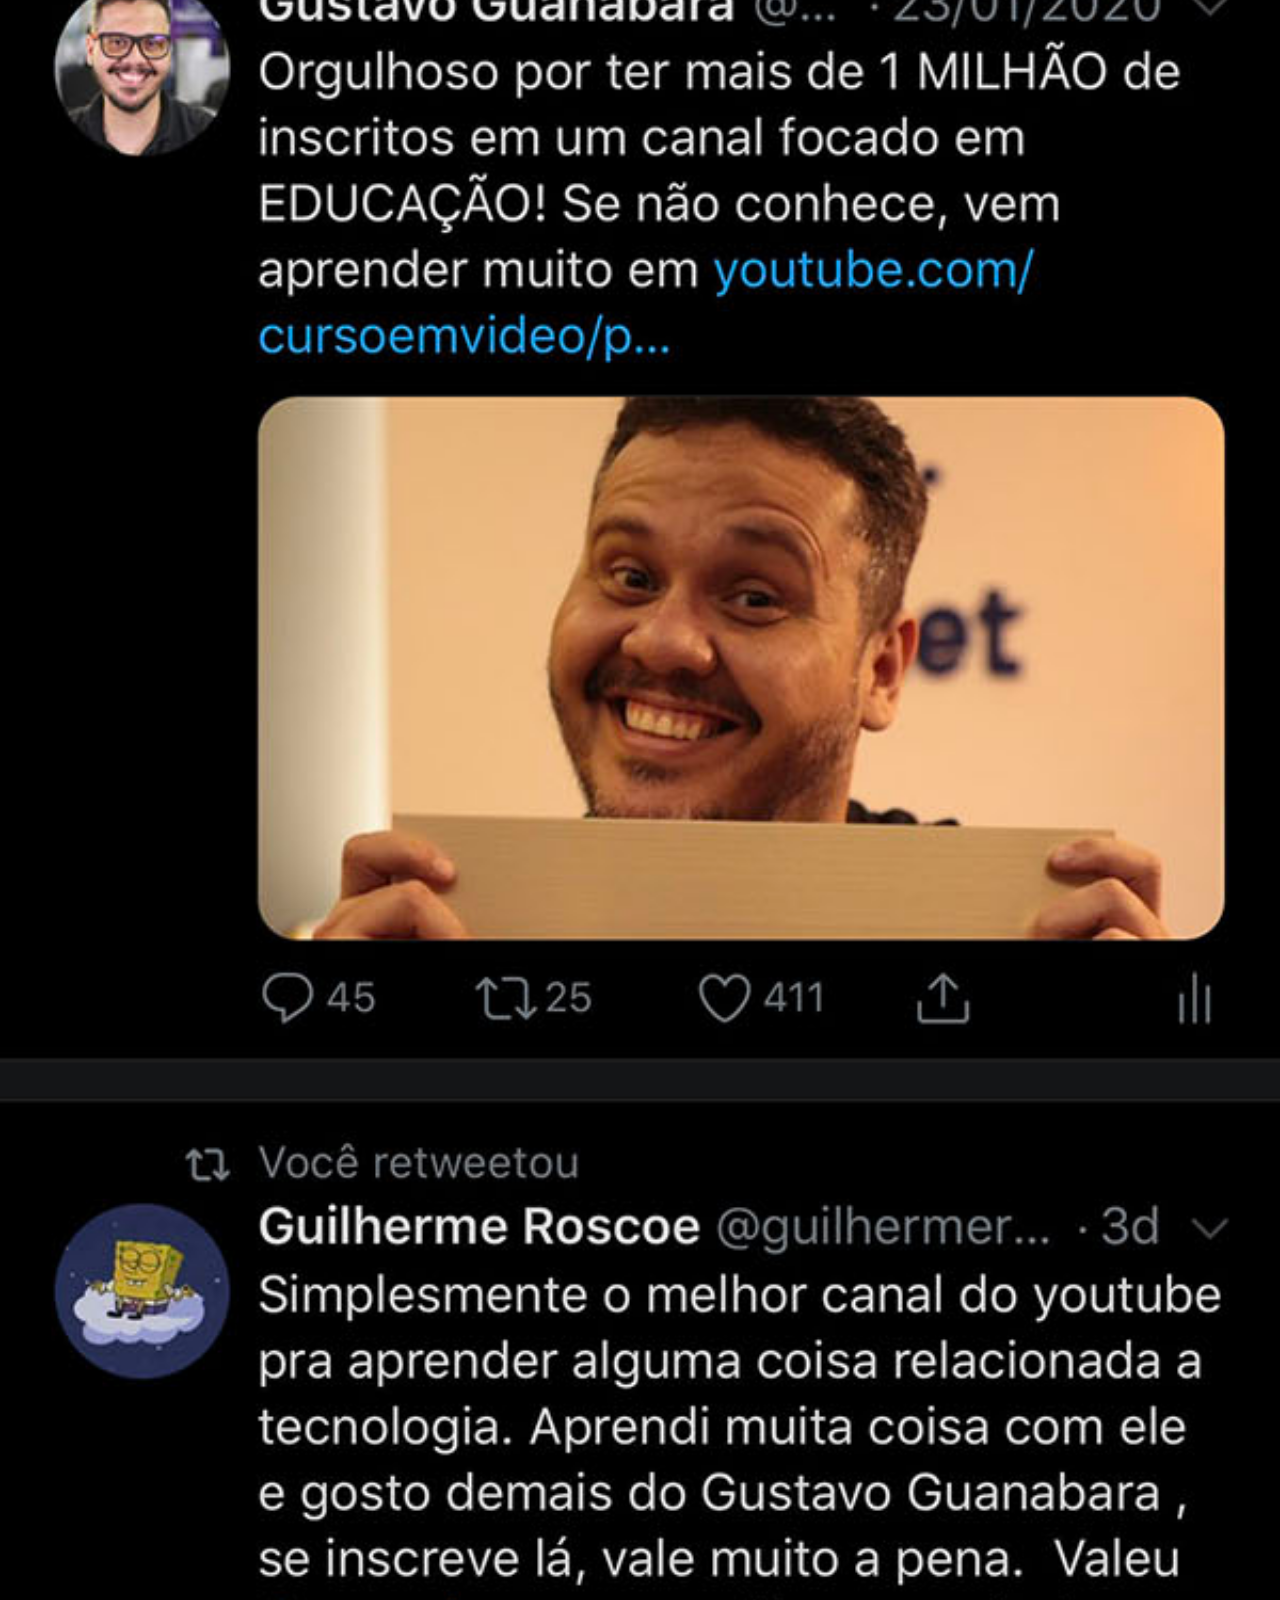
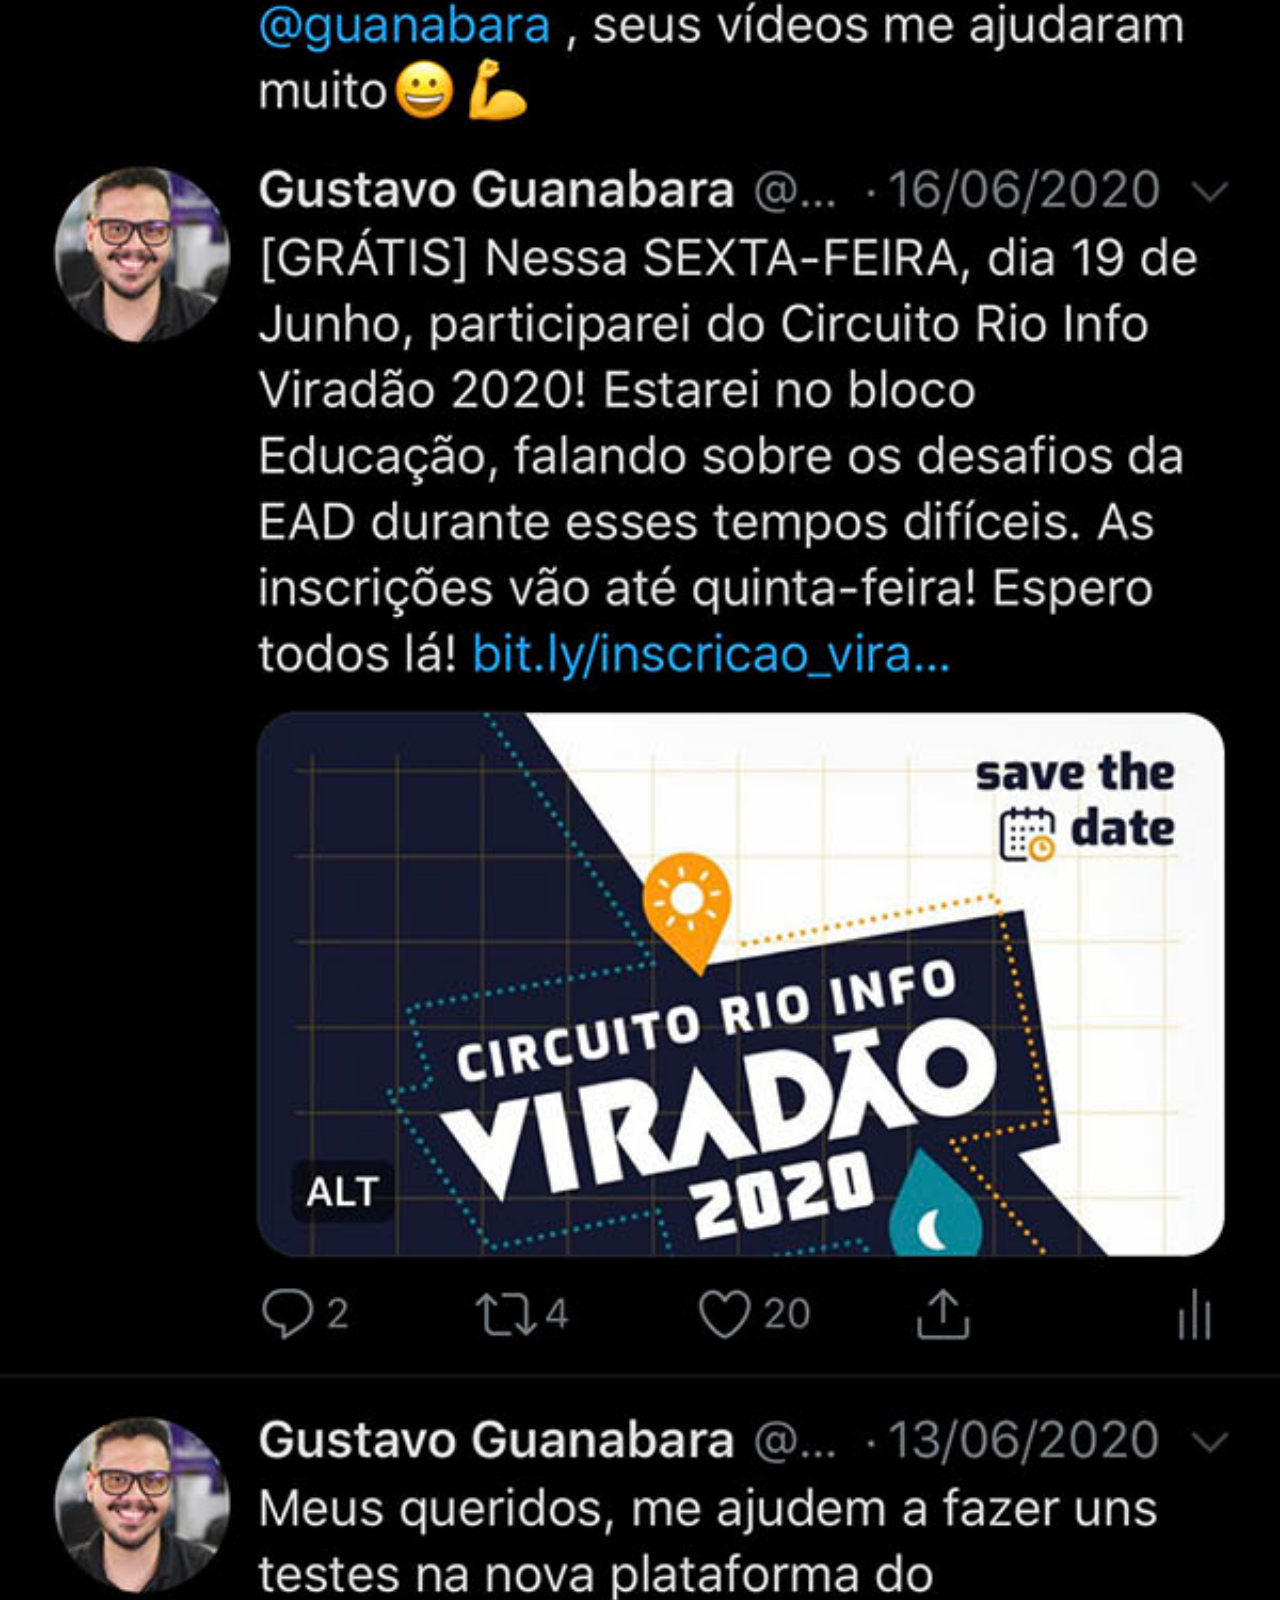
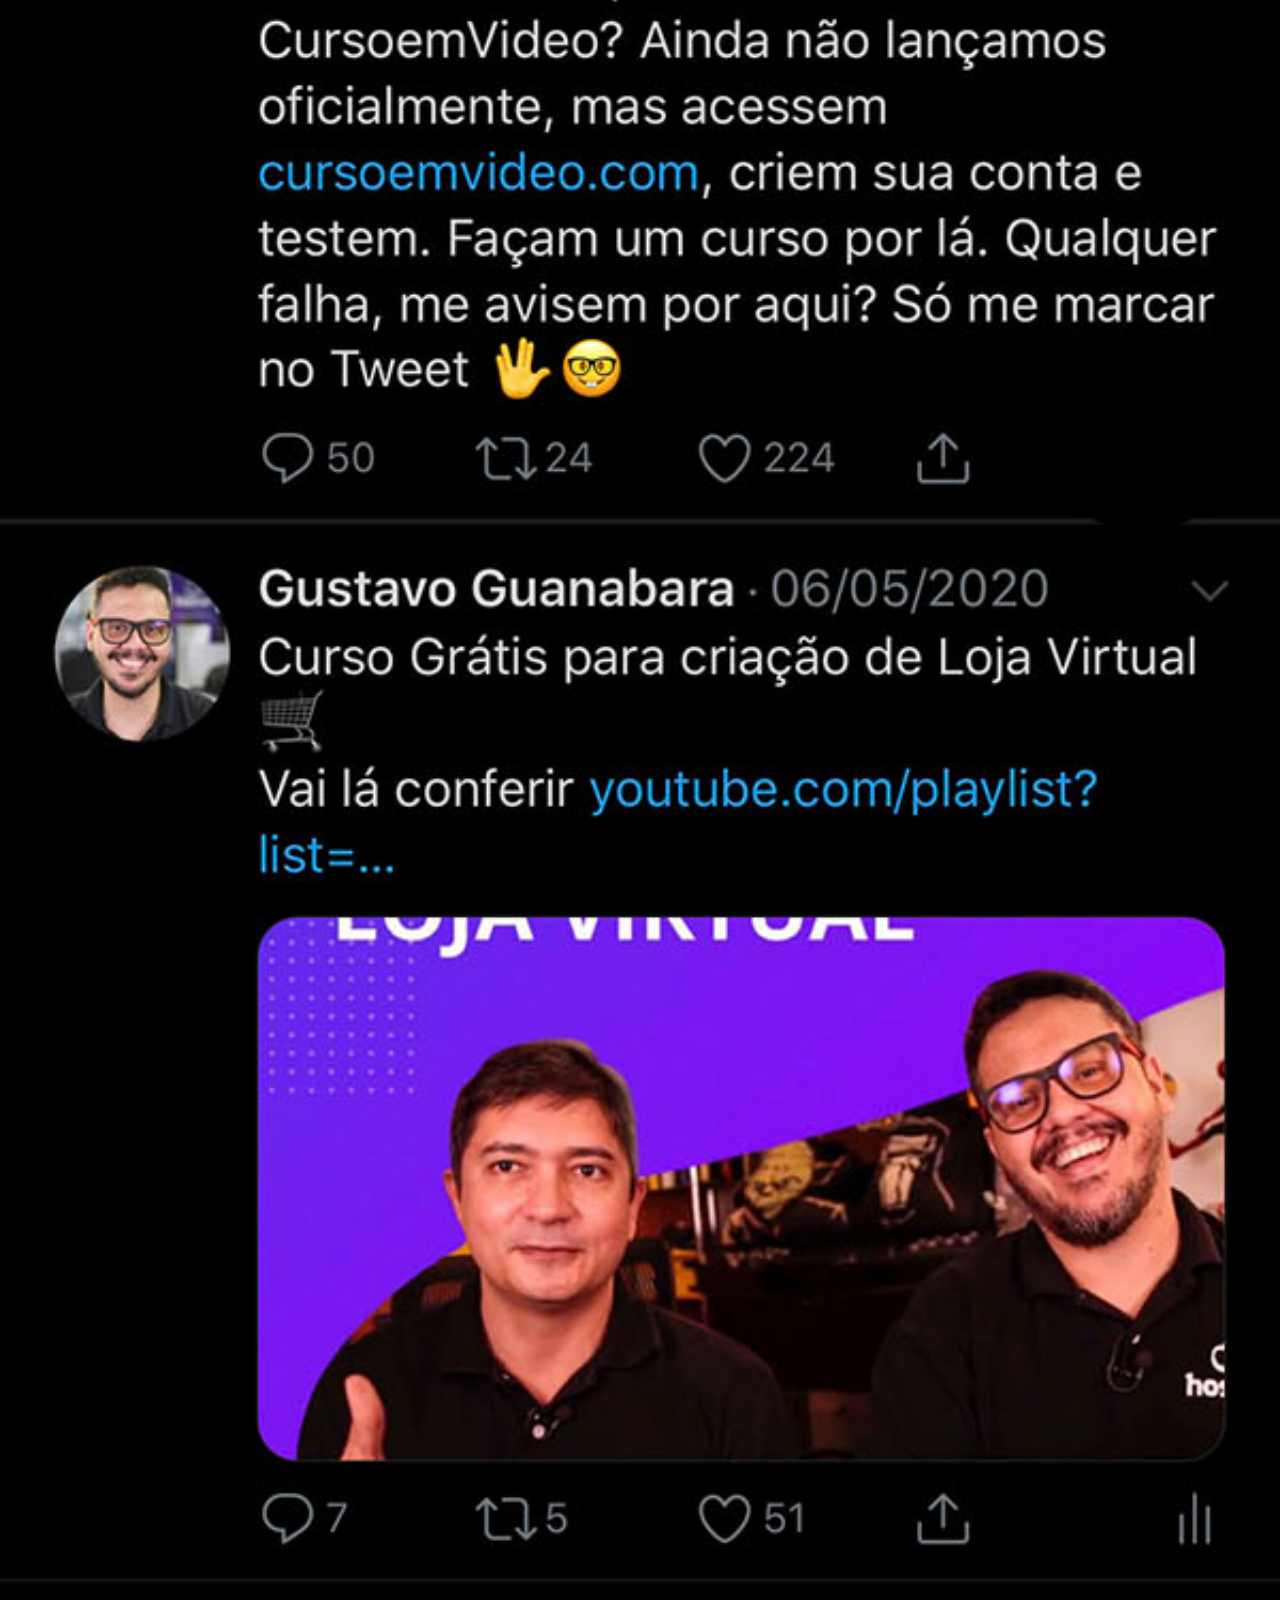
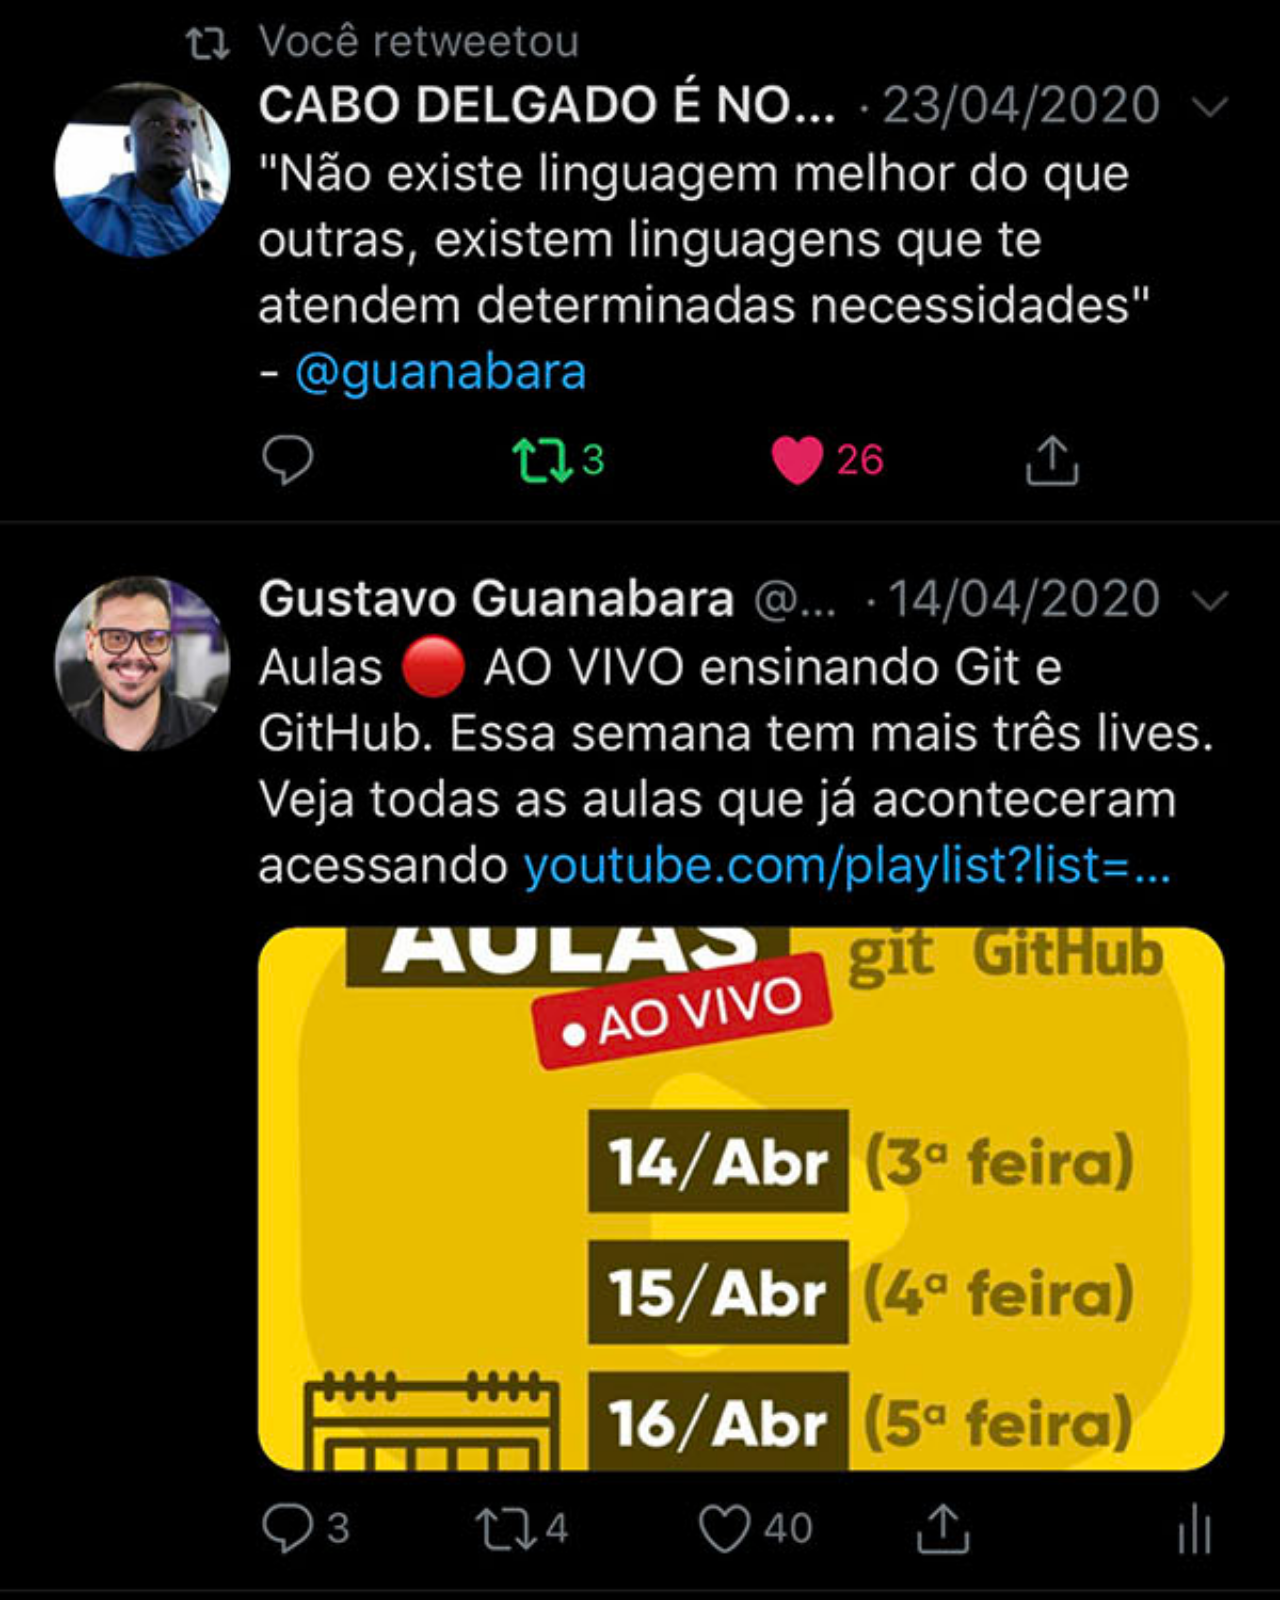
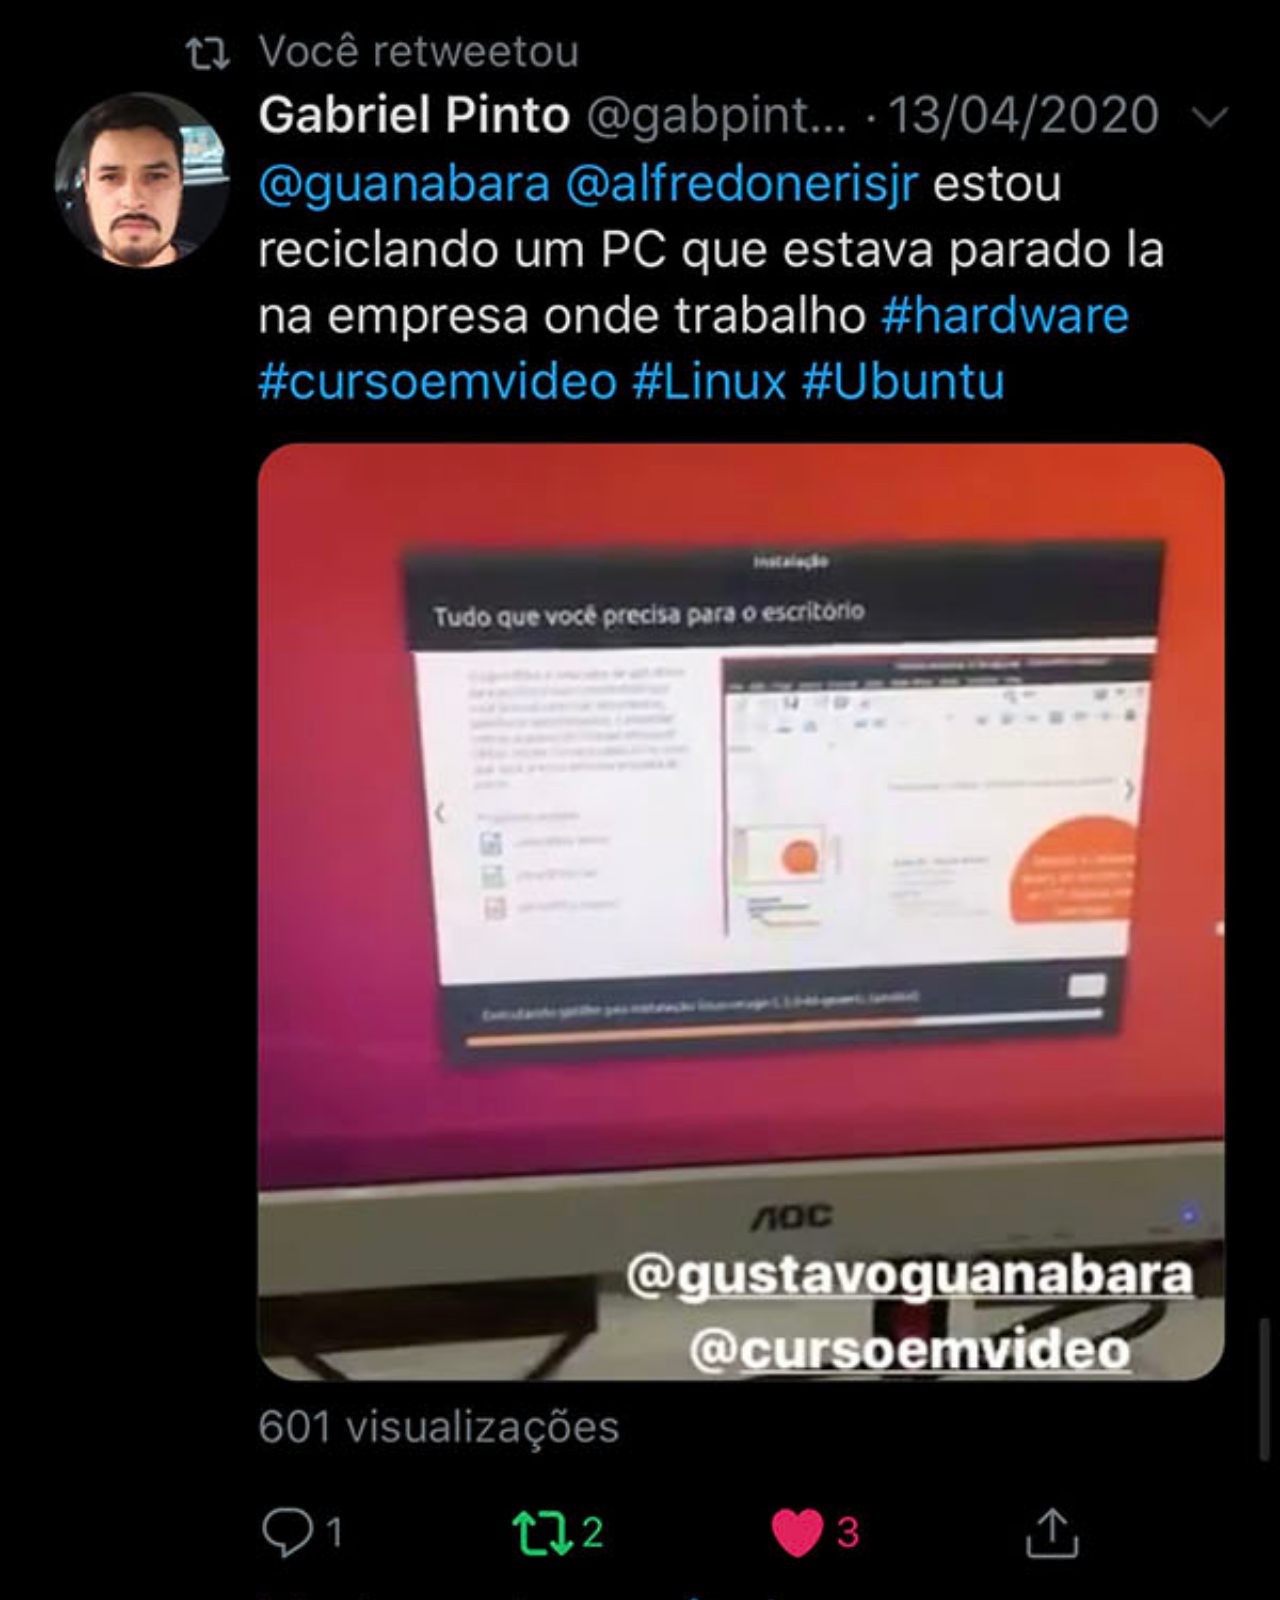
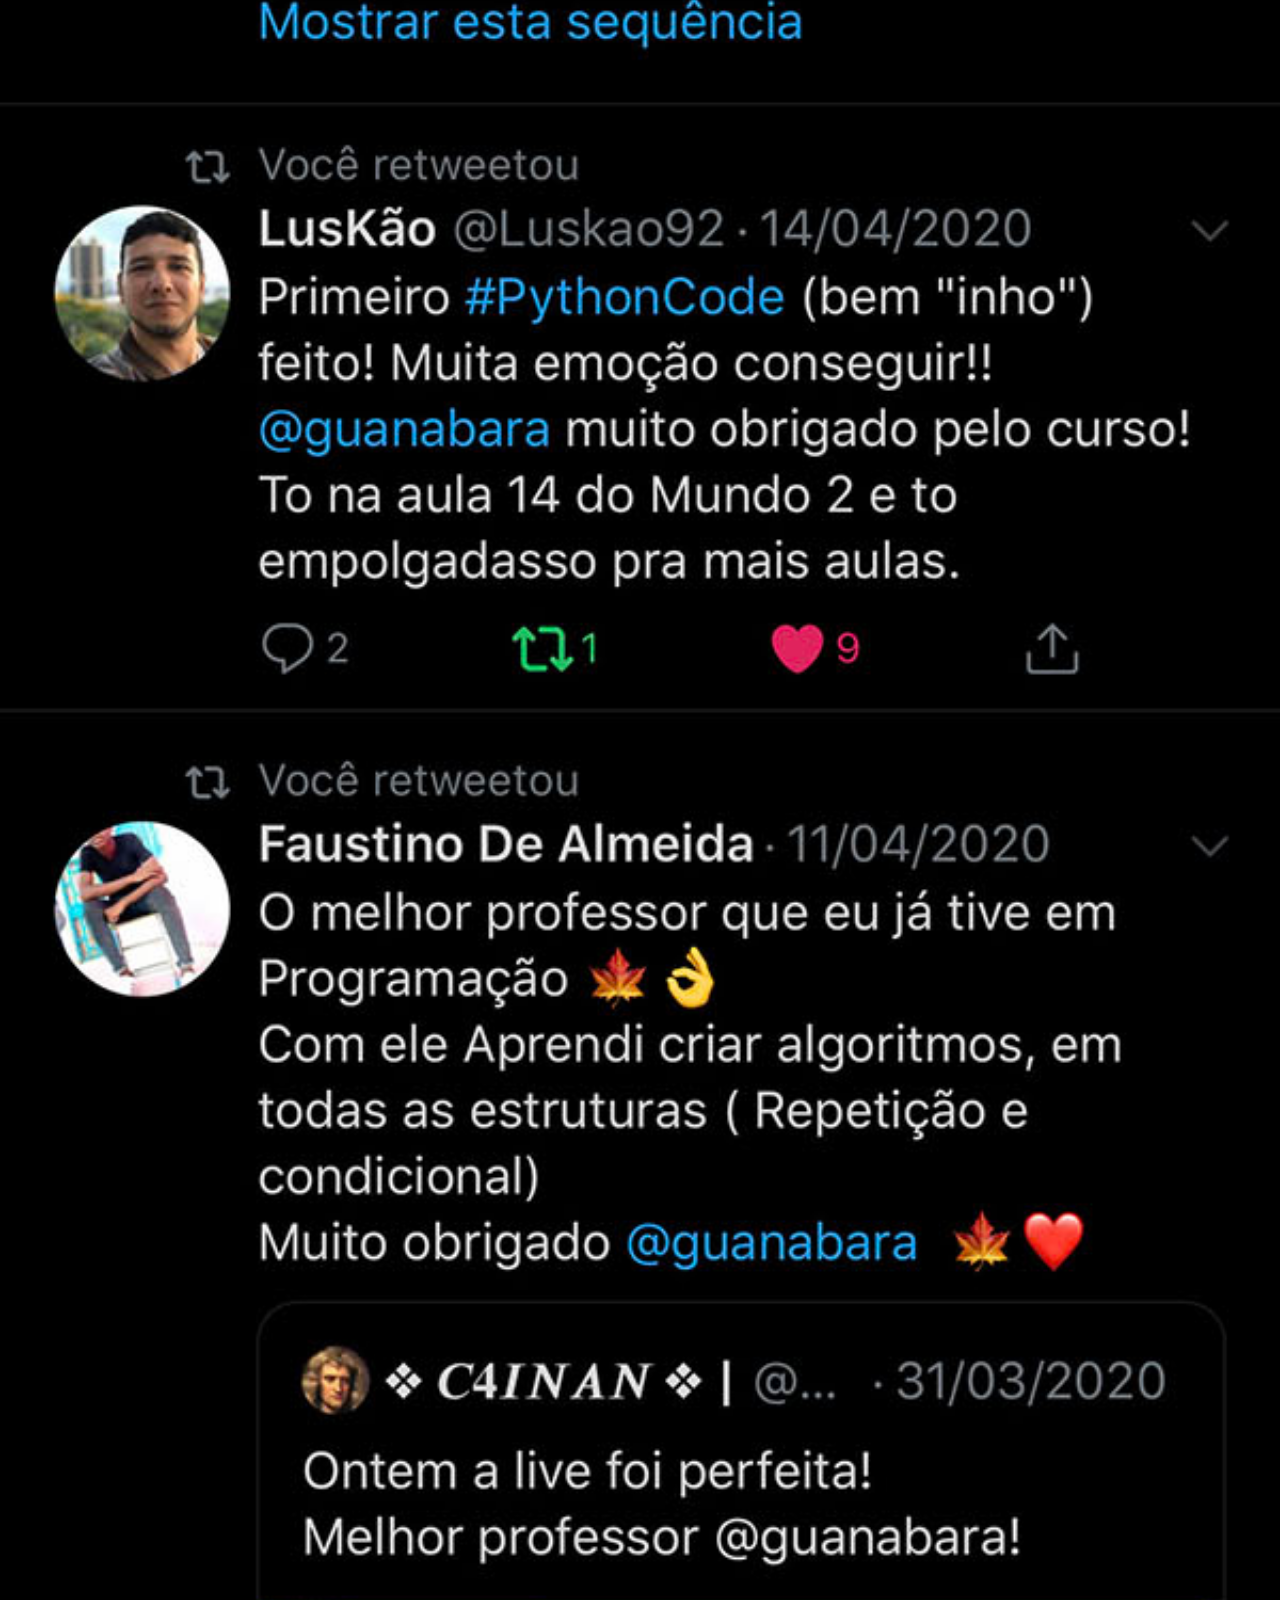
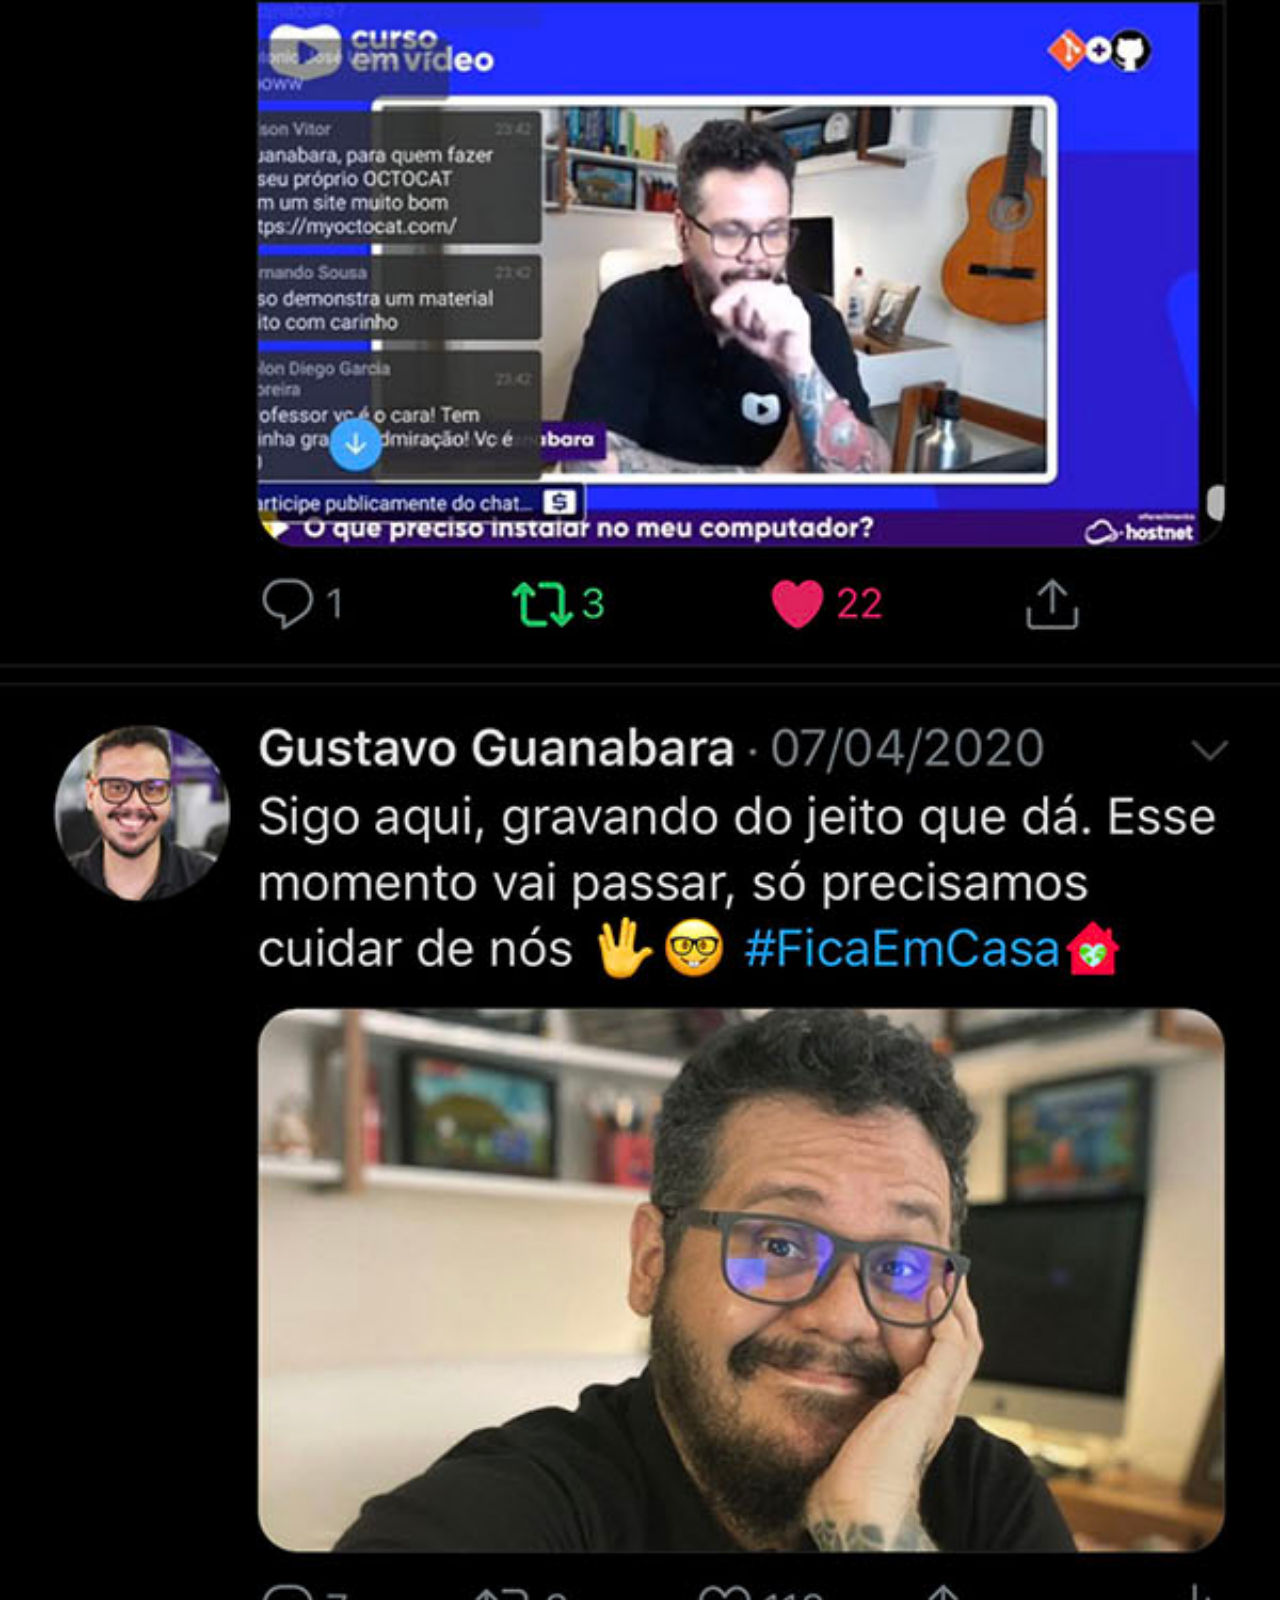
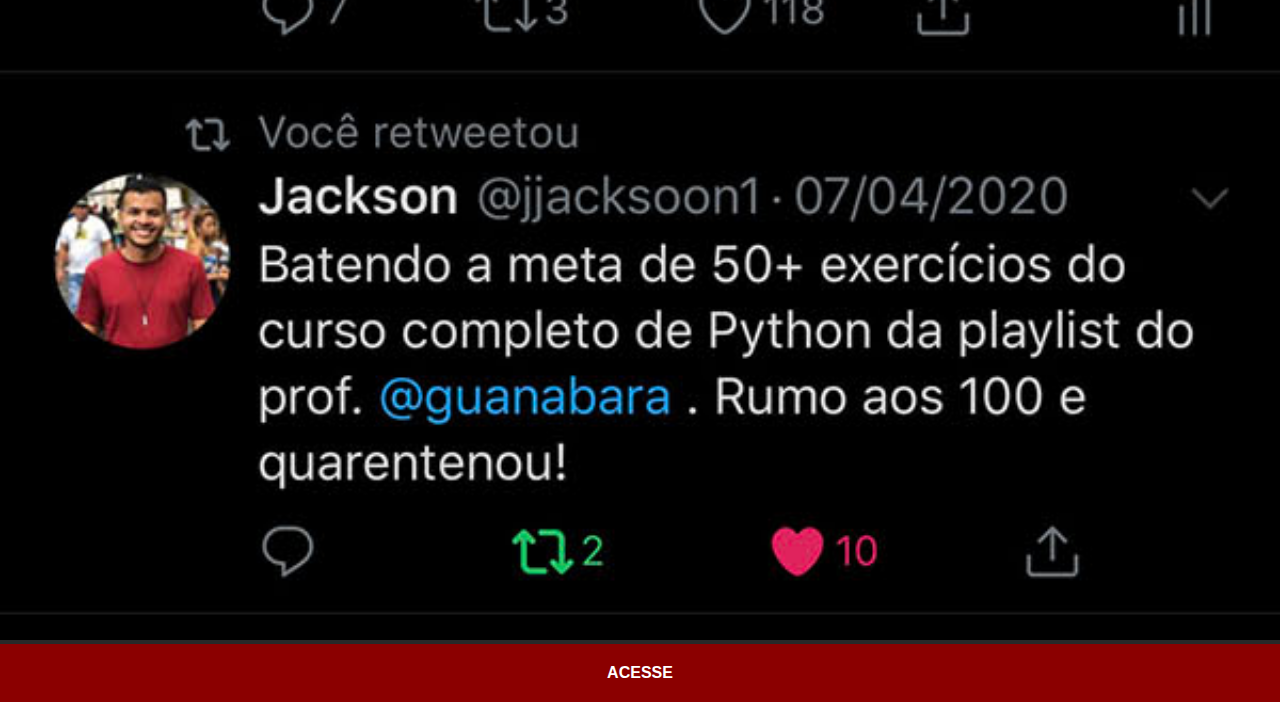
<file: twitter.html>
<!DOCTYPE html>
<html lang="pt-br">
<head>
    <meta charset="UTF-8">
    <meta http-equiv="X-UA-Compatible" content="IE=edge">
    <meta name="viewport" content="width=device-width, initial-scale=1.0">
    <title>Twitter</title>
    <link rel="stylesheet" href="estilos/social.css">
</head>
<body>
    <img src="imagens/tela-twitter.jpg" alt="twitter">
    <a href="https://twitter.com/guanabara" target="_blank">ACESSE</a>
</body>
</html>
</file>
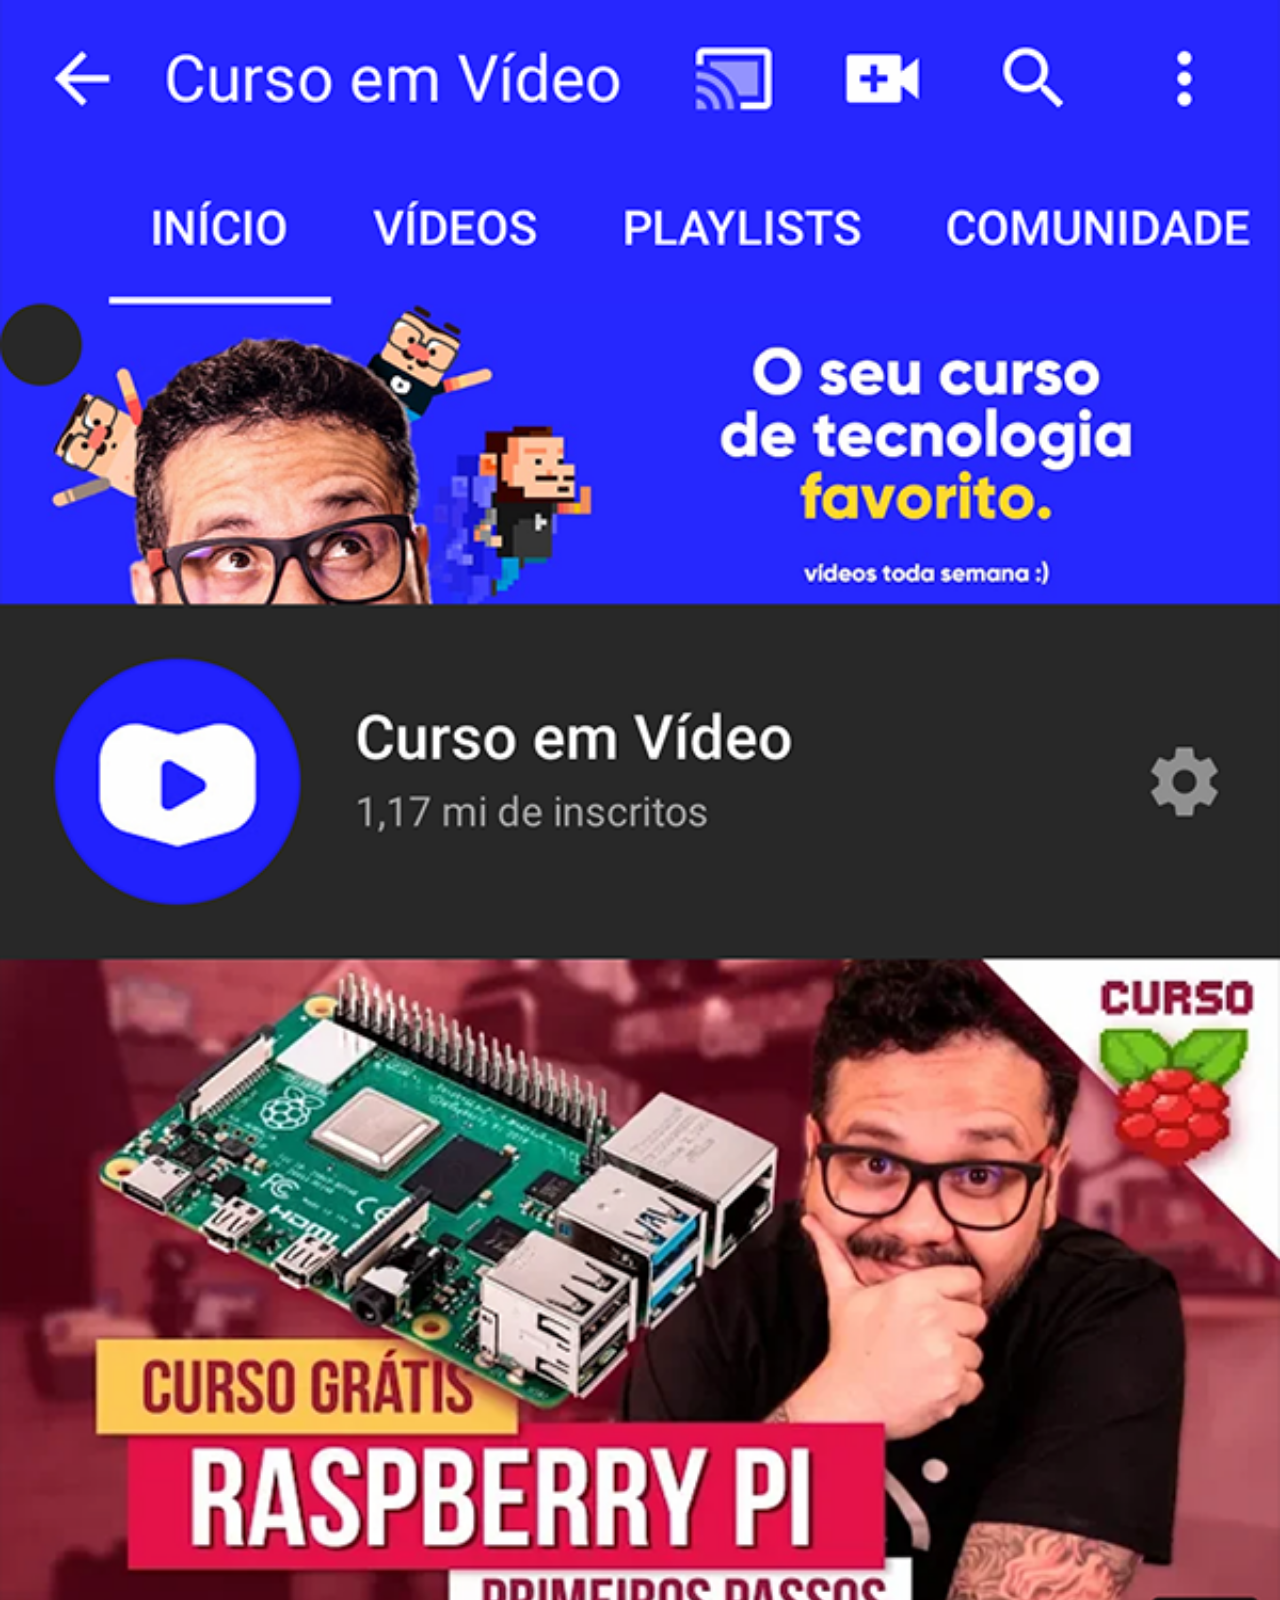
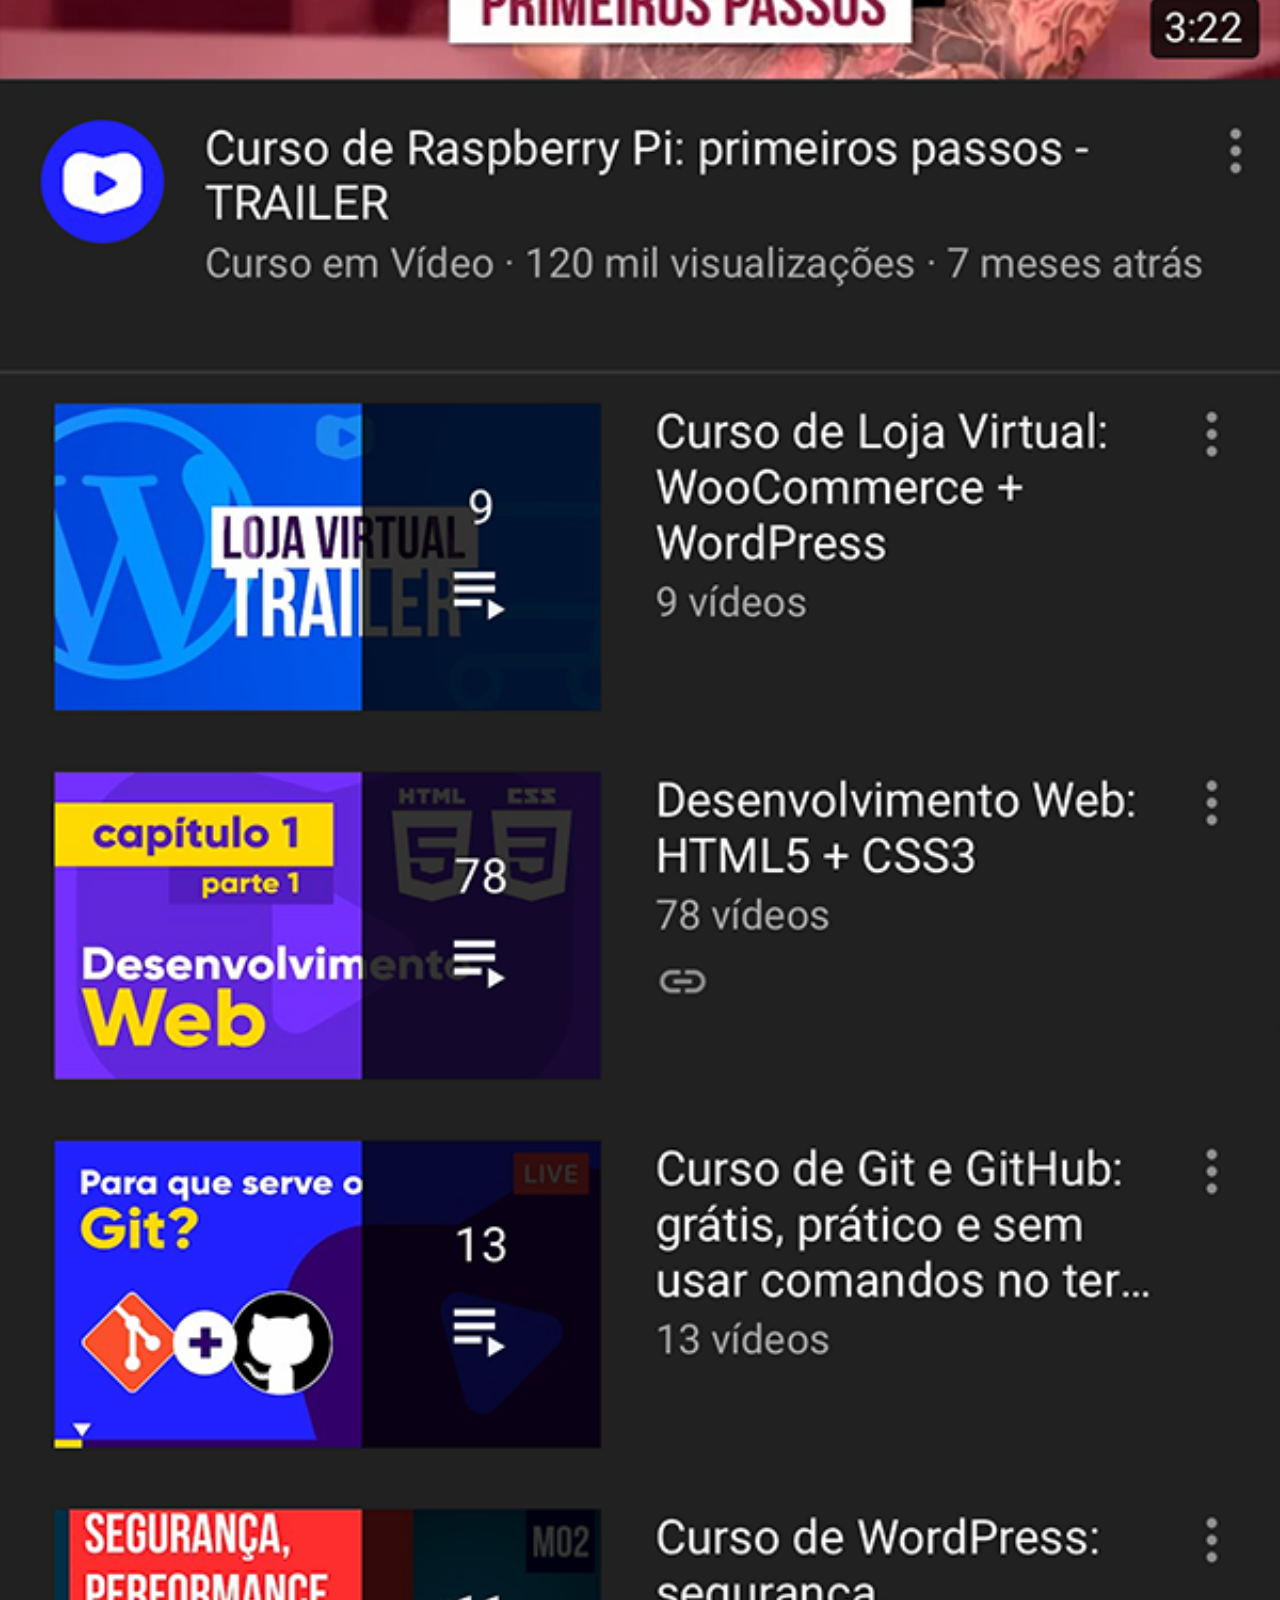
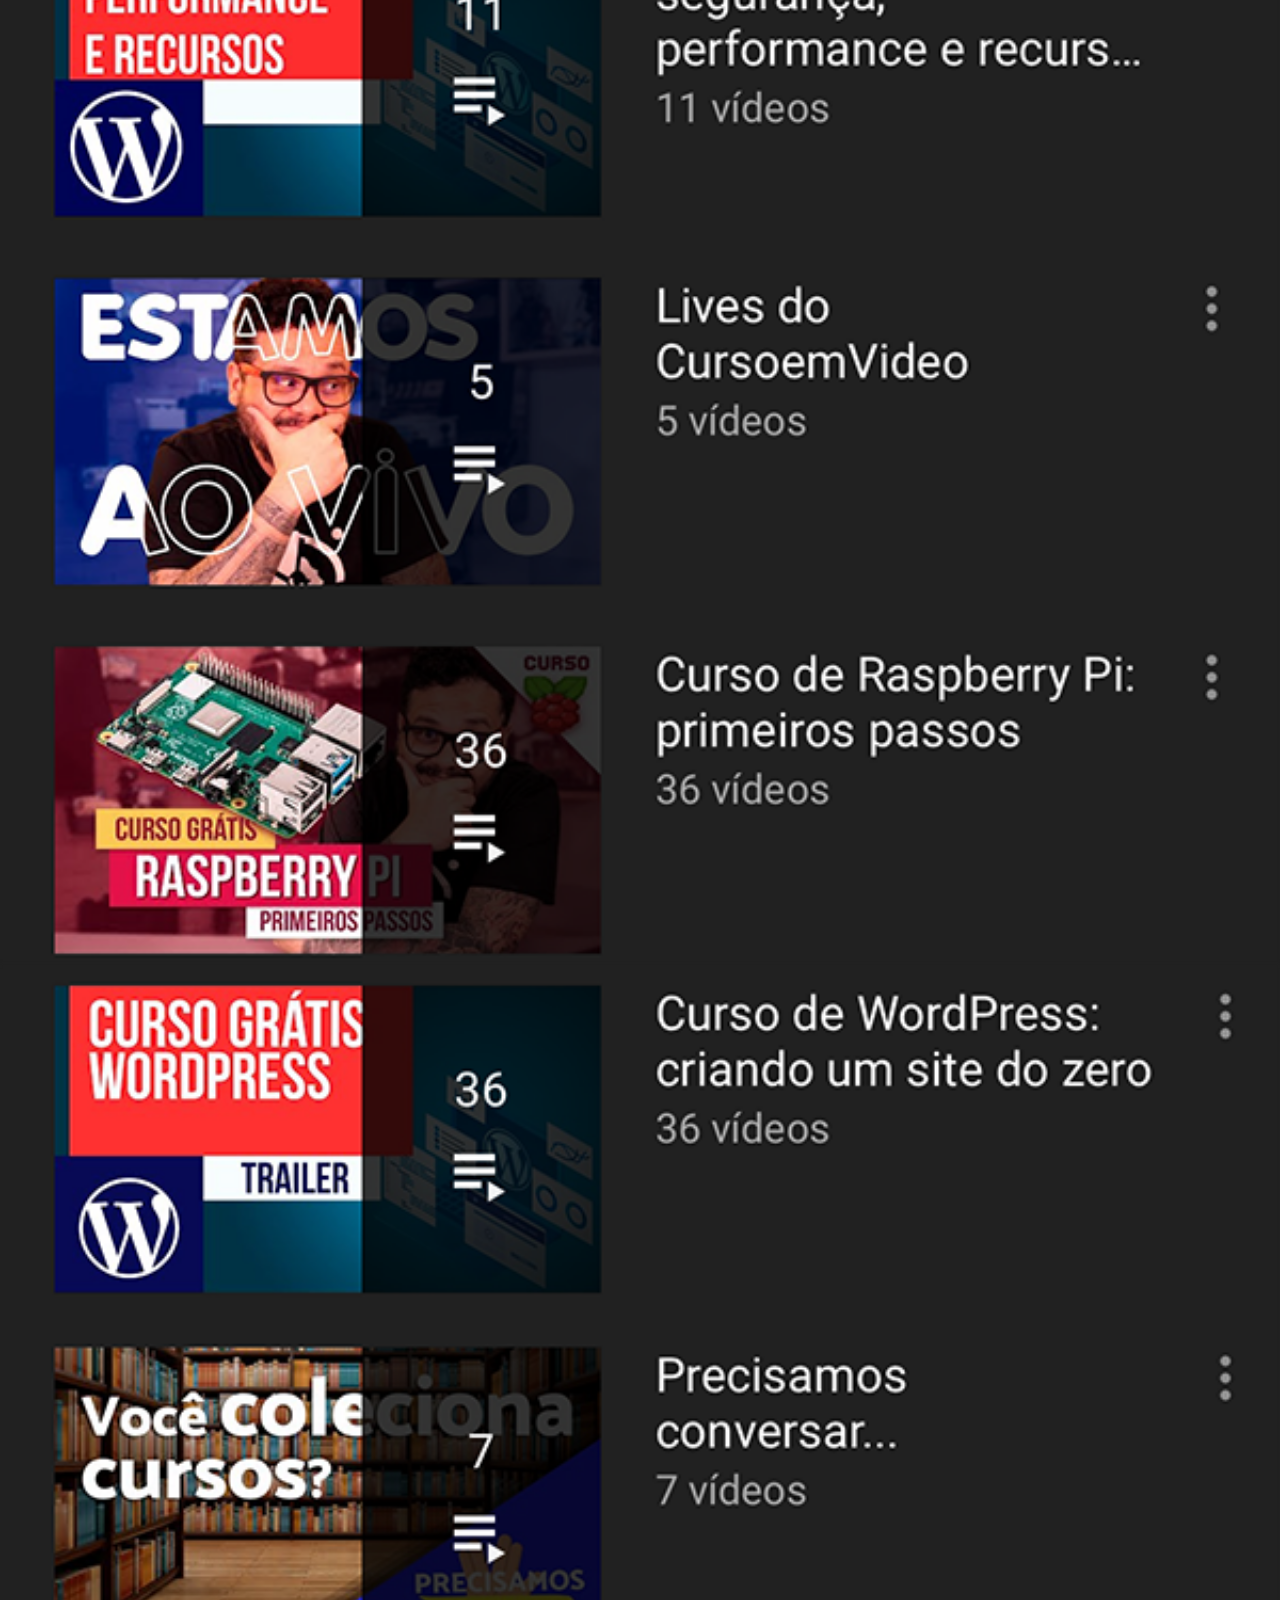
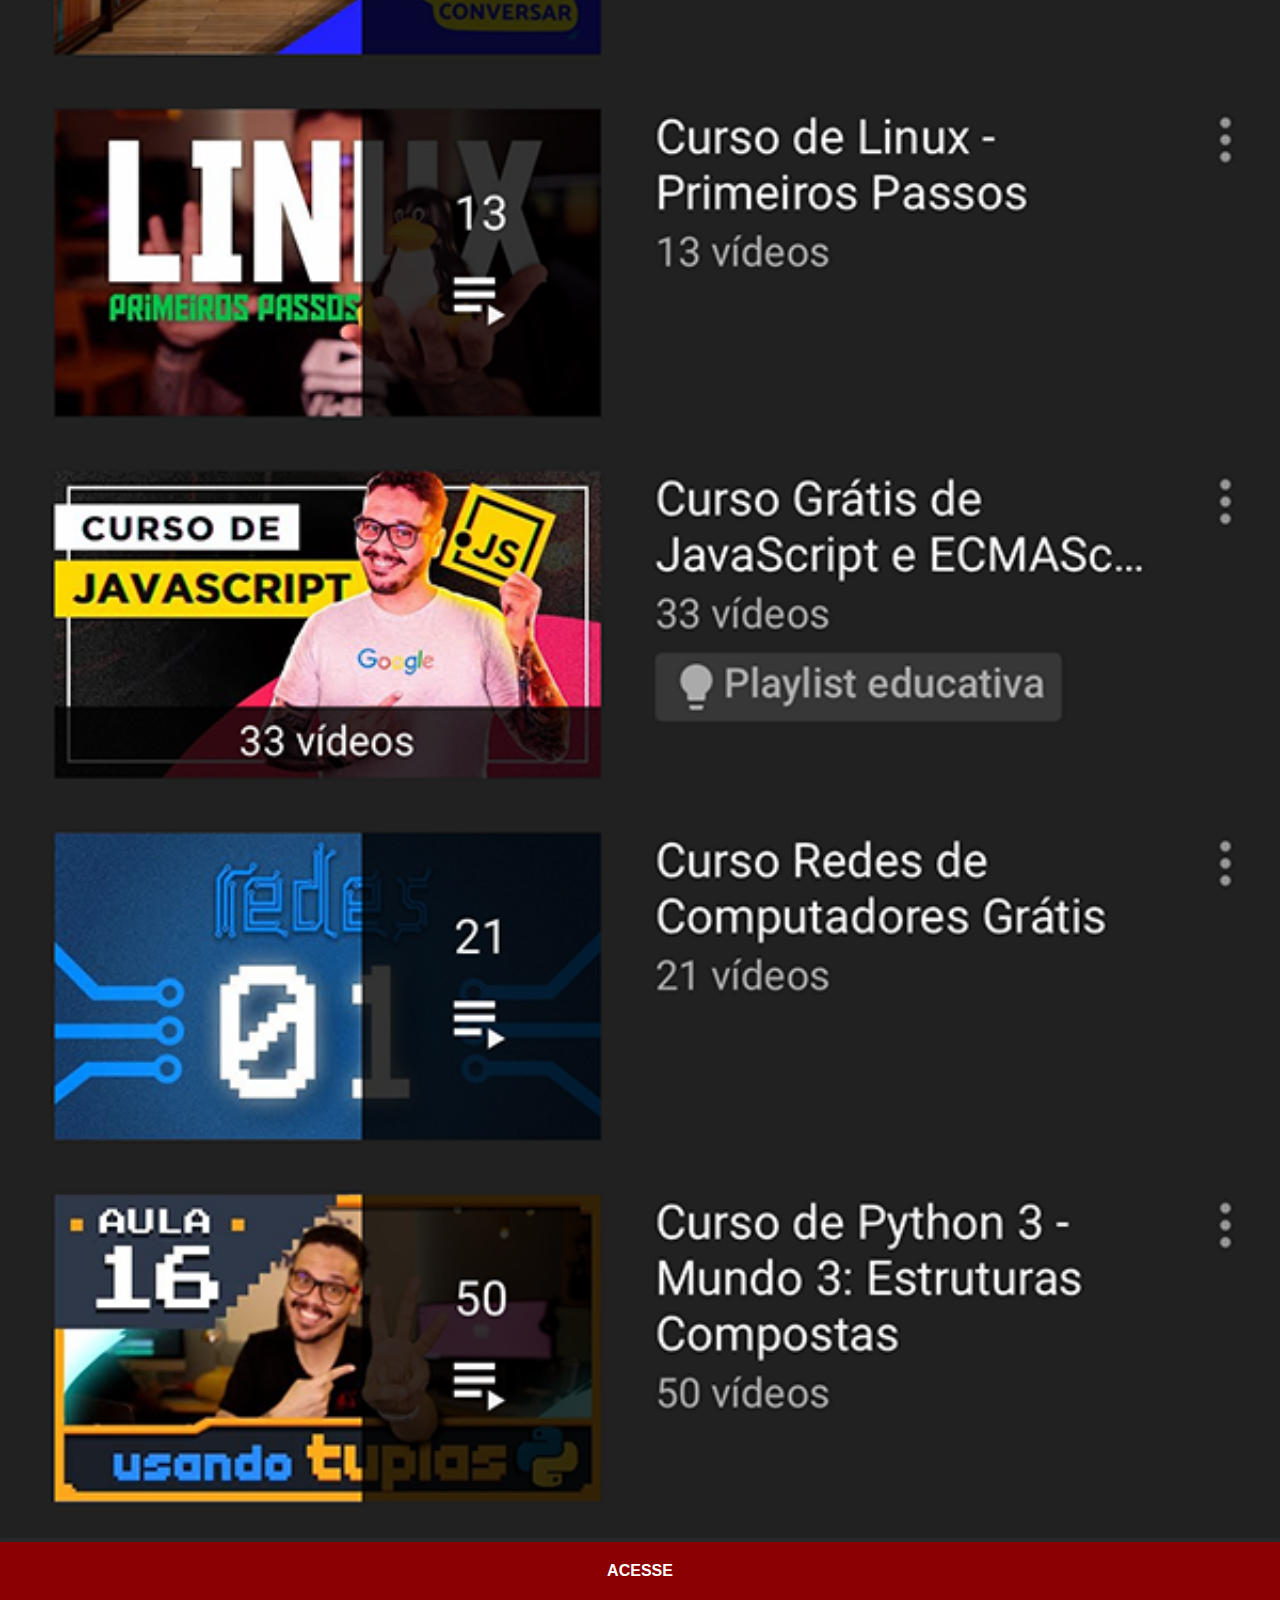
<file: youtube.html>
<!DOCTYPE html>
<html lang="pt-br">
<head>
    <meta charset="UTF-8">
    <meta http-equiv="X-UA-Compatible" content="IE=edge">
    <meta name="viewport" content="width=device-width, initial-scale=1.0">
    <title>YouTube</title>
    <link rel="stylesheet" href="estilos/social.css">
</head>

<body>
    <img src="imagens/tela-youtube.png" alt="youtube">
    <a href="https://www.youtube.com/@CursoemVideo/playlists" target="_blank">ACESSE</a>
</body>
</html>
</file>
<file: estilos/style.css>
@charset "UTF-8";

* {
 margin: 0px;
 padding:0px;

 font-family: Arial, Helvetica, sans-serif;
}

html, body {
    height: 100vh;
    width: 100vw;

    
}

body {
    background: url(../imagens/fundo-madeira.jpg) no-repeat top center;
    background-size: cover;
    background-attachment: fixed;
}

main {
    position: relative;
    height: 100vh;

}

section#telefone {
    height: 627px;
    width: 311px;
    transform: translate(-50%, -50%);
    background: url('../imagens/frame-iphone.png');
    background-repeat: no-repeat;

    position: absolute;
    top: 50%;
    left: 50%;

}


iframe#tela {
    position: relative;
    top: 80px;
    left:22px;
    width: 268px;
    height: 471px;
}

section#redes-sociais {
    text-align: right;
}

section#redes-sociais img {
 width: 35px;
 margin: 10px;
 border-radius: 50%;
 box-shadow: 2px 2px 5px rgba(0, 0, 0, 0.534);
 box-sizing: border-box;
   
}

section#redes-sociais img:hover {
    border: 2px solid rgba(255, 255, 255, 0.829);
    transform: translate(-3px, -3px);
    box-shadow: 5px 5px 10px black;
    transition: transform .3s, border 1s;
}
</file>
<file: estilos/social.css>
* {
    margin: 0px;
    padding: 0px;
   background-color: #282828;
    font-family: Arial, Helvetica, sans-serif;
}

::-webkit-scrollbar {
    width: 0px;
    height: 0px;
}


img {
width: 100vw;

}

a {
   
    display: block;
    background-color: darkred;
    color: white;
    padding: 20px;
    text-align: center;
    font-weight: bolder;
    text-decoration: none;
    
}

a:hover {
    background-color: red;
}
</file>
